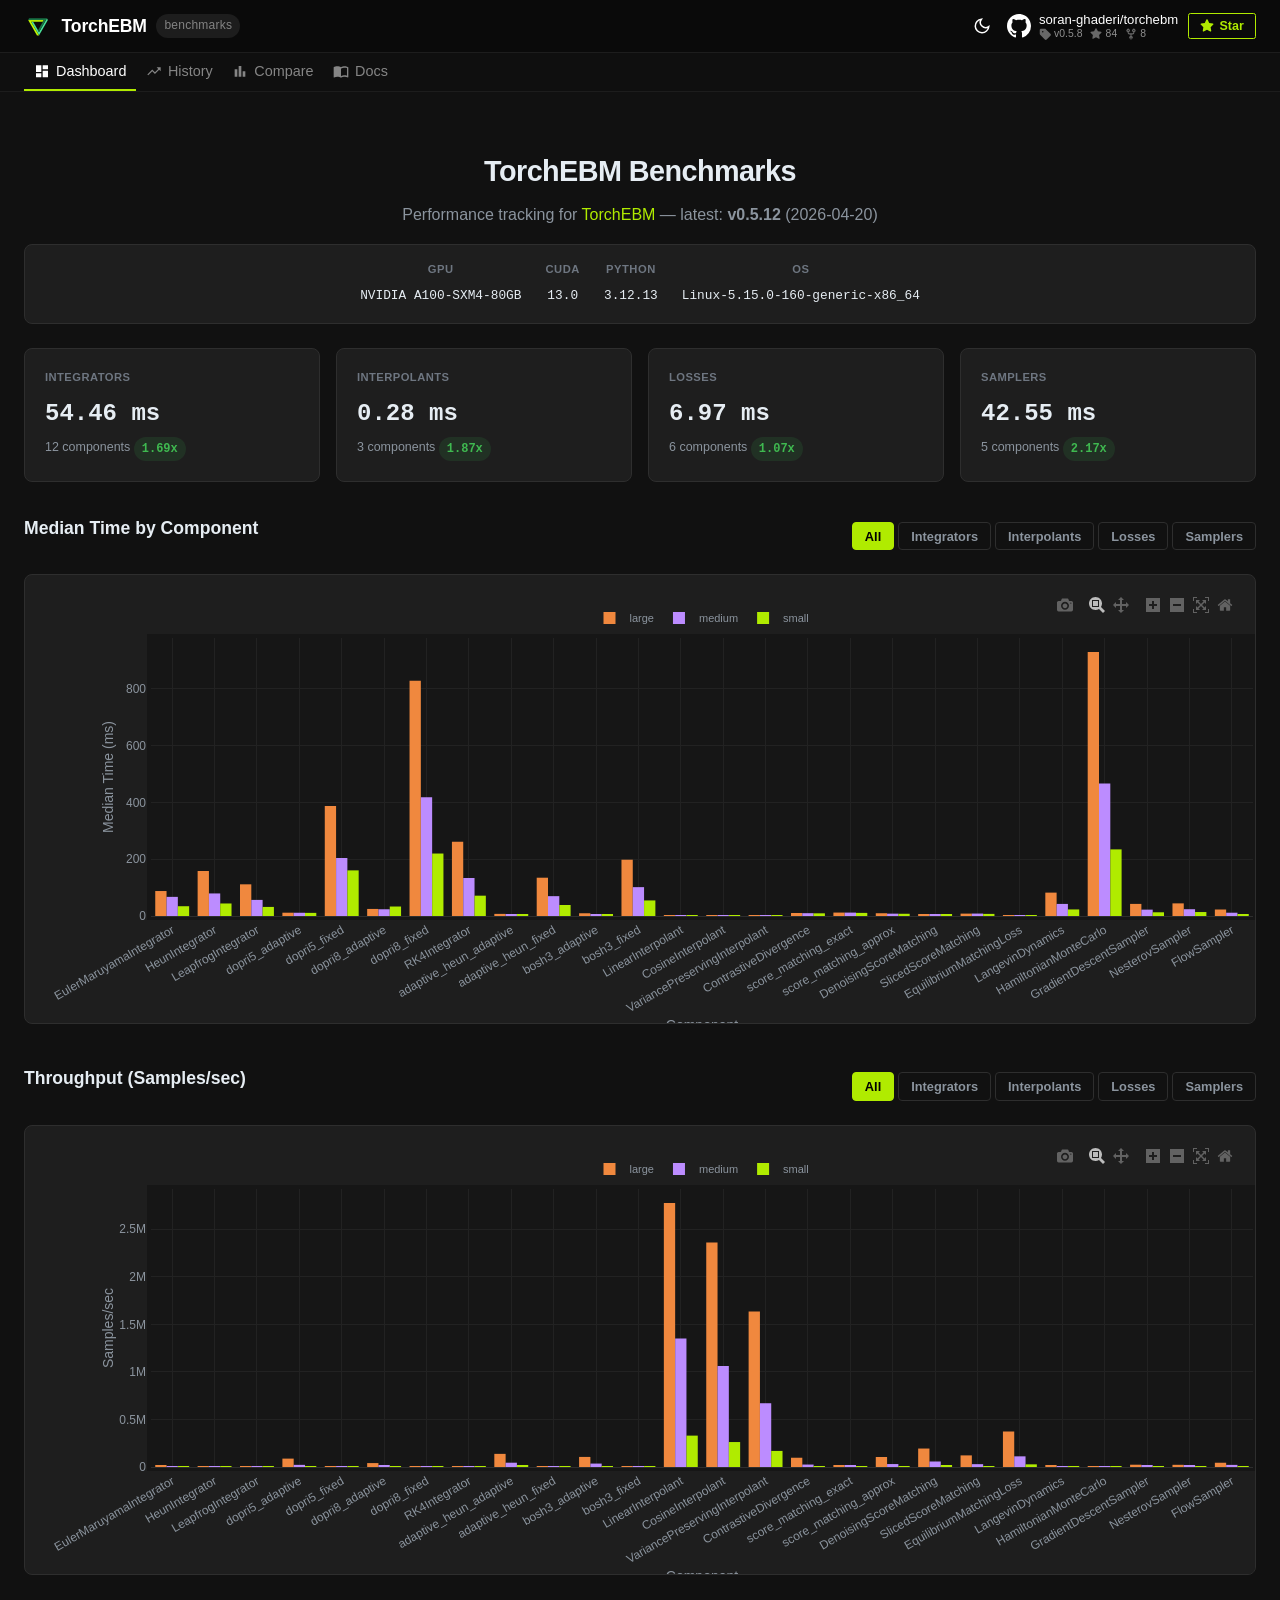
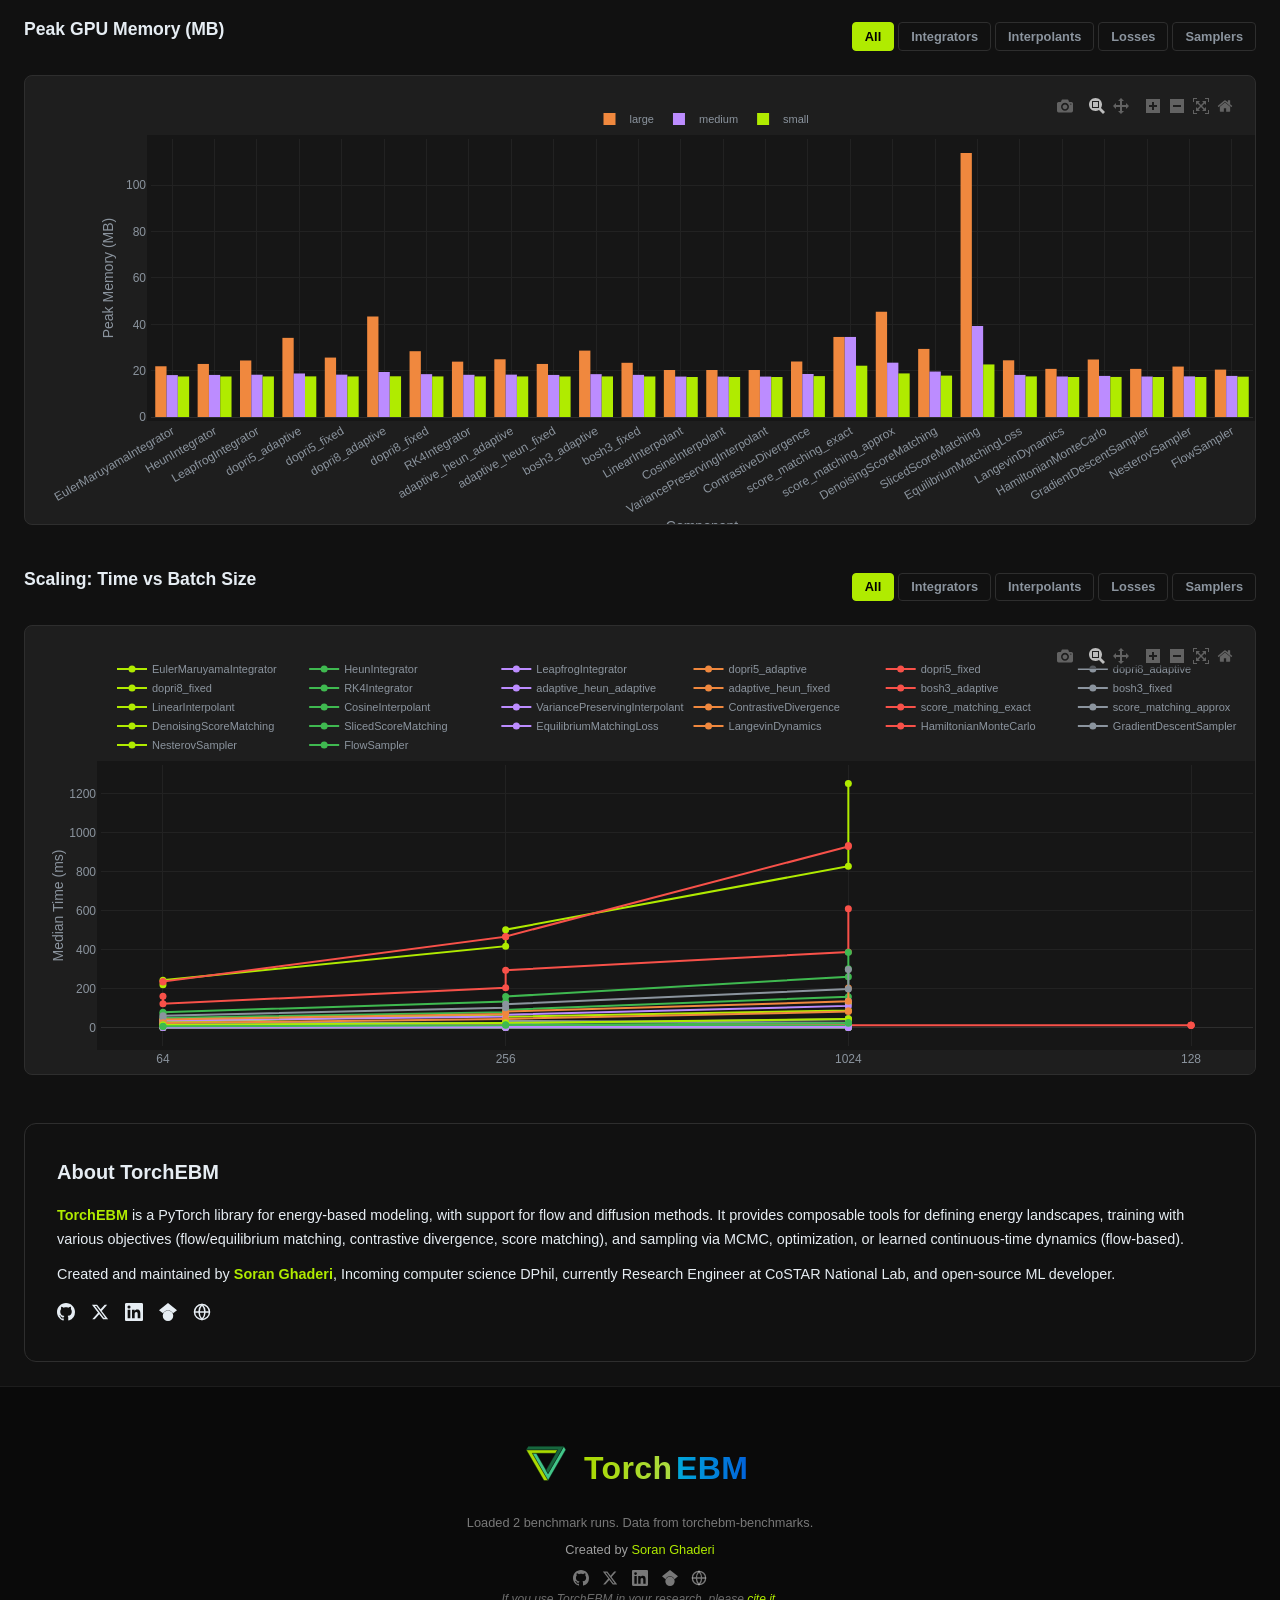
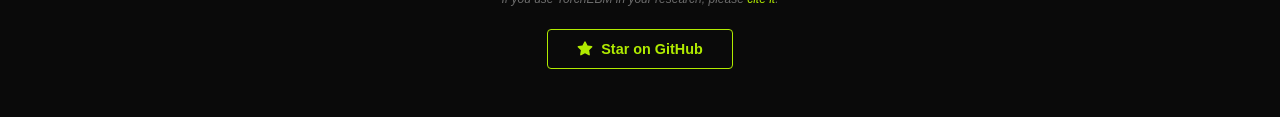
<file: index.html>
<!DOCTYPE html>
<html lang="en" data-theme="dark">
<head>
    <meta charset="UTF-8">
    <meta name="viewport" content="width=device-width, initial-scale=1.0">
    <title>TorchEBM Benchmarks — Performance Dashboard for Energy-Based Models</title>
    <meta name="description" content="Interactive performance benchmarks for TorchEBM, a PyTorch library for Energy-Based Models. Track median time, throughput, GPU memory, and scaling across integrators, samplers, losses, and more.">
    <meta name="keywords" content="TorchEBM, benchmarks, energy-based models, PyTorch, performance, GPU, CUDA, machine learning, deep learning, sampling, MCMC, Langevin dynamics">
    <meta name="author" content="Soran Ghaderi">
    <meta name="robots" content="index, follow">
    <link rel="canonical" href="https://soran-ghaderi.github.io/torchebm-benchmarks/">
    <link rel="icon" type="image/svg+xml" href="assets/penrose_nabla.svg">
    <link rel="icon" type="image/png" sizes="32x32" href="assets/favicon-32.png">
    <link rel="icon" type="image/png" sizes="16x16" href="assets/favicon-16.png">
    <link rel="shortcut icon" href="assets/favicon.ico">

    <!-- Open Graph -->
    <meta property="og:type" content="website">
    <meta property="og:title" content="TorchEBM Benchmarks — Performance Dashboard">
    <meta property="og:description" content="Interactive performance benchmarks for TorchEBM. Track timing, throughput, GPU memory, and scaling across modules and devices.">
    <meta property="og:url" content="https://soran-ghaderi.github.io/torchebm-benchmarks/">
    <meta property="og:site_name" content="TorchEBM Benchmarks">
    <meta property="og:image" content="https://soran-ghaderi.github.io/torchebm-benchmarks/assets/og-image.png">
    <meta property="og:image:width" content="1200">
    <meta property="og:image:height" content="630">
    <meta property="og:image:alt" content="TorchEBM Benchmarks Dashboard">

    <!-- Twitter Card -->
    <meta name="twitter:card" content="summary_large_image">
    <meta name="twitter:title" content="TorchEBM Benchmarks — Performance Dashboard">
    <meta name="twitter:description" content="Interactive performance benchmarks for TorchEBM. Track timing, throughput, GPU memory, and scaling across modules and devices.">
    <meta name="twitter:image" content="https://soran-ghaderi.github.io/torchebm-benchmarks/assets/og-image.png">
    <meta name="twitter:image:alt" content="TorchEBM Benchmarks Dashboard">

    <!-- Structured Data -->
    <script type="application/ld+json">
    {
        "@context": "https://schema.org",
        "@type": "WebApplication",
        "name": "TorchEBM Benchmarks",
        "description": "Interactive performance benchmarks dashboard for TorchEBM, a PyTorch library for Energy-Based Models.",
        "url": "https://soran-ghaderi.github.io/torchebm-benchmarks/",
        "applicationCategory": "DeveloperApplication",
        "operatingSystem": "Any",
        "author": {
            "@type": "Person",
            "name": "Soran Ghaderi",
            "url": "https://github.com/soran-ghaderi"
        },
        "isPartOf": {
            "@type": "SoftwareSourceCode",
            "name": "TorchEBM",
            "url": "https://github.com/soran-ghaderi/torchebm",
            "programmingLanguage": "Python",
            "runtimePlatform": "PyTorch"
        }
    }
    </script>

    <link rel="stylesheet" href="assets/style.css">
    <script src="https://cdn.plot.ly/plotly-2.35.2.min.js" charset="utf-8"></script>
</head>
<body>
    <header class="site-header">
        <div class="header-top">
            <div class="header-top-inner">
                <div class="nav-brand">
                    <a href="https://soran-ghaderi.github.io/torchebm/latest/" target="_blank" rel="noopener" class="nav-logo-link">
                        <img src="assets/penrose_nabla.svg" alt="TorchEBM" class="nav-logo-img">
                    </a>
                    <a href="index.html" class="nav-title">TorchEBM</a>
                    <span class="nav-version">benchmarks</span>
                </div>
                <div class="header-actions">
                    <button class="theme-toggle" id="themeToggle" aria-label="Toggle theme">
                        <svg class="icon-sun" viewBox="0 0 24 24" width="18" height="18" fill="none" stroke="currentColor" stroke-width="2"><circle cx="12" cy="12" r="5"/><path d="M12 1v2M12 21v2M4.22 4.22l1.42 1.42M18.36 18.36l1.42 1.42M1 12h2M21 12h2M4.22 19.78l1.42-1.42M18.36 5.64l1.42-1.42"/></svg>
                        <svg class="icon-moon" viewBox="0 0 24 24" width="18" height="18" fill="none" stroke="currentColor" stroke-width="2"><path d="M21 12.79A9 9 0 1111.21 3 7 7 0 0021 12.79z"/></svg>
                    </button>
                    <a href="https://github.com/soran-ghaderi/torchebm" class="header-github" target="_blank" rel="noopener">
                        <svg viewBox="0 0 16 16" width="24" height="24" fill="currentColor"><path d="M8 0C3.58 0 0 3.58 0 8c0 3.54 2.29 6.53 5.47 7.59.4.07.55-.17.55-.38 0-.19-.01-.82-.01-1.49-2.01.37-2.53-.49-2.69-.94-.09-.23-.48-.94-.82-1.13-.28-.15-.68-.52-.01-.53.63-.01 1.08.58 1.23.82.72 1.21 1.87.87 2.33.66.07-.52.28-.87.51-1.07-1.78-.2-3.64-.89-3.64-3.95 0-.87.31-1.59.82-2.15-.08-.2-.36-1.02.08-2.12 0 0 .67-.21 2.2.82.64-.18 1.32-.27 2-.27.68 0 1.36.09 2 .27 1.53-1.04 2.2-.82 2.2-.82.44 1.1.16 1.92.08 2.12.51.56.82 1.27.82 2.15 0 3.07-1.87 3.75-3.65 3.95.29.25.54.73.54 1.48 0 1.07-.01 1.93-.01 2.2 0 .21.15.46.55.38A8.013 8.013 0 0016 8c0-4.42-3.58-8-8-8z"/></svg>
                        <span class="header-github-text">
                            <span class="header-github-name">soran-ghaderi/torchebm</span>
                            <span class="header-github-meta">
                                <span class="gh-stat"><svg viewBox="0 0 16 16" width="12" height="12" fill="currentColor"><path d="M1 7.775V2.75C1 1.784 1.784 1 2.75 1h5.025c.464 0 .91.184 1.238.513l6.25 6.25a1.75 1.75 0 010 2.474l-5.026 5.026a1.75 1.75 0 01-2.474 0l-6.25-6.25A1.752 1.752 0 011 7.775zM6 5a1 1 0 10-2 0 1 1 0 002 0z"/></svg><span id="ghVersion">v0.5.8</span></span>
                                <span class="gh-stat"><svg viewBox="0 0 16 16" width="12" height="12" fill="currentColor"><path d="M8 .25a.75.75 0 01.673.418l1.882 3.815 4.21.612a.75.75 0 01.416 1.279l-3.046 2.97.719 4.192a.75.75 0 01-1.088.791L8 12.347l-3.766 1.98a.75.75 0 01-1.088-.79l.72-4.194L.818 6.374a.75.75 0 01.416-1.28l4.21-.611L7.327.668A.75.75 0 018 .25z"/></svg><span id="ghStars">84</span></span>
                                <span class="gh-stat"><svg viewBox="0 0 16 16" width="12" height="12" fill="currentColor"><path d="M5 5.372v.878c0 .414.336.75.75.75h4.5a.75.75 0 00.75-.75v-.878a2.25 2.25 0 111.5 0v.878a2.25 2.25 0 01-2.25 2.25h-1.5v2.128a2.251 2.251 0 11-1.5 0V8.5h-1.5A2.25 2.25 0 013.5 6.25v-.878a2.25 2.25 0 111.5 0zM5 3.25a.75.75 0 10-1.5 0 .75.75 0 001.5 0zm6.75.75a.75.75 0 10 0-1.5.75.75 0 000 1.5zM8 12.75a.75.75 0 10 0 1.5.75.75 0 000-1.5z"/></svg><span id="ghForks">8</span></span>
                            </span>
                        </span>
                    </a>
                    <a href="https://github.com/soran-ghaderi/torchebm" class="nav-star" target="_blank" rel="noopener">
                        <svg viewBox="0 0 16 16" width="14" height="14" fill="currentColor"><path d="M8 .25a.75.75 0 01.673.418l1.882 3.815 4.21.612a.75.75 0 01.416 1.279l-3.046 2.97.719 4.192a.75.75 0 01-1.088.791L8 12.347l-3.766 1.98a.75.75 0 01-1.088-.79l.72-4.194L.818 6.374a.75.75 0 01.416-1.28l4.21-.611L7.327.668A.75.75 0 018 .25z"/></svg>
                        Star
                    </a>
                </div>
            </div>
        </div>
        <nav class="header-tabs">
            <div class="header-tabs-inner">
                <a href="index.html" class="tab-link active" aria-current="page">
                    <svg viewBox="0 0 24 24" width="16" height="16" fill="currentColor"><path d="M3 13h8V3H3v10zm0 8h8v-6H3v6zm10 0h8V11h-8v10zm0-18v6h8V3h-8z"/></svg>
                    Dashboard
                </a>
                <a href="history.html" class="tab-link">
                    <svg viewBox="0 0 24 24" width="16" height="16" fill="currentColor"><path d="M16 6l2.29 2.29-4.88 4.88-4-4L2 16.59 3.41 18l6-6 4 4 6.3-6.29L22 12V6z"/></svg>
                    History
                </a>
                <a href="compare.html" class="tab-link">
                    <svg viewBox="0 0 24 24" width="16" height="16" fill="currentColor"><path d="M4 9h4v11H4zm6-5h4v16h-4zm6 8h4v8h-4z"/></svg>
                    Compare
                </a>
                <a href="https://soran-ghaderi.github.io/torchebm/latest/" class="tab-link" target="_blank" rel="noopener">
                    <svg viewBox="0 0 24 24" width="16" height="16" fill="currentColor"><path d="M21 5c-1.11-.35-2.33-.5-3.5-.5-1.95 0-4.05.4-5.5 1.5-1.45-1.1-3.55-1.5-5.5-1.5S2.45 4.9 1 6v14.65c0 .25.25.5.5.5.1 0 .15-.05.25-.05C3.1 20.45 5.05 20 6.5 20c1.95 0 4.05.4 5.5 1.5 1.35-.85 3.8-1.5 5.5-1.5 1.65 0 3.35.3 4.75 1.05.1.05.15.05.25.05.25 0 .5-.25.5-.5V6c-.6-.45-1.25-.75-2-1zm0 13.5c-1.1-.35-2.3-.5-3.5-.5-1.7 0-4.15.65-5.5 1.5V8c1.35-.85 3.8-1.5 5.5-1.5 1.2 0 2.4.15 3.5.5v11.5z"/></svg>
                    Docs
                </a>
            </div>
        </nav>
    </header>

    <main class="container">
        <section class="hero">
            <h1>TorchEBM Benchmarks</h1>
            <p class="hero-sub" id="heroSub">Performance tracking for <a href="https://github.com/soran-ghaderi/torchebm">TorchEBM</a></p>
        </section>

        <div id="loading" class="loading">Loading benchmark data...</div>

        <section class="env-card" id="envCard" style="display:none">
            <div class="env-grid" id="envGrid"></div>
        </section>

        <section class="summary-cards" id="summaryCards"></section>

        <section class="chart-section">
            <div class="section-header">
                <h2>Median Time by Component</h2>
                <div class="module-tabs" id="moduleTabsTime">
                    <button class="tab active" data-module="all">All</button>
                </div>
            </div>
            <div class="chart-container" id="chartMedianTime"></div>
        </section>

        <section class="chart-section">
            <div class="section-header">
                <h2>Throughput (Samples/sec)</h2>
                <div class="module-tabs" id="moduleTabsThroughput">
                    <button class="tab active" data-module="all">All</button>
                </div>
            </div>
            <div class="chart-container" id="chartThroughput"></div>
        </section>

        <section class="chart-section">
            <div class="section-header">
                <h2>Peak GPU Memory (MB)</h2>
                <div class="module-tabs" id="moduleTabsMemory">
                    <button class="tab active" data-module="all">All</button>
                </div>
            </div>
            <div class="chart-container" id="chartMemory"></div>
        </section>

        <section class="chart-section">
            <div class="section-header">
                <h2>Scaling: Time vs Batch Size</h2>
                <div class="module-tabs" id="moduleTabsScaling">
                    <button class="tab active" data-module="all">All</button>
                </div>
            </div>
            <div class="chart-container" id="chartScaling"></div>
        </section>

        <section class="about-section">
            <h2>About TorchEBM</h2>
            <div class="about-content">
                <p>
                    <a href="https://github.com/soran-ghaderi/torchebm" target="_blank" rel="noopener"><strong>TorchEBM</strong></a>
                    is a PyTorch library for energy-based modeling, with support for flow and diffusion methods.
                    It provides composable tools for defining energy landscapes, training with various objectives
                    (flow/equilibrium matching, contrastive divergence, score matching), and sampling via MCMC, optimization, or learned
                    continuous-time dynamics (flow-based).
                </p>
                <p class="about-author">
                    Created and maintained by
                    <a href="https://soran-ghaderi.github.io/" target="_blank" rel="noopener"><strong>Soran Ghaderi</strong></a>, 
                    Incoming computer science DPhil, currently Research Engineer at CoSTAR National Lab, and open-source ML developer.
                </p>
                <div class="about-links">
                    <a href="https://github.com/soran-ghaderi" target="_blank" rel="noopener" aria-label="GitHub" title="GitHub">
                        <svg viewBox="0 0 16 16" width="18" height="18" fill="currentColor"><path d="M8 0C3.58 0 0 3.58 0 8c0 3.54 2.29 6.53 5.47 7.59.4.07.55-.17.55-.38 0-.19-.01-.82-.01-1.49-2.01.37-2.53-.49-2.69-.94-.09-.23-.48-.94-.82-1.13-.28-.15-.68-.52-.01-.53.63-.01 1.08.58 1.23.82.72 1.21 1.87.87 2.33.66.07-.52.28-.87.51-1.07-1.78-.2-3.64-.89-3.64-3.95 0-.87.31-1.59.82-2.15-.08-.2-.36-1.02.08-2.12 0 0 .67-.21 2.2.82.64-.18 1.32-.27 2-.27.68 0 1.36.09 2 .27 1.53-1.04 2.2-.82 2.2-.82.44 1.1.16 1.92.08 2.12.51.56.82 1.27.82 2.15 0 3.07-1.87 3.75-3.65 3.95.29.25.54.73.54 1.48 0 1.07-.01 1.93-.01 2.2 0 .21.15.46.55.38A8.013 8.013 0 0016 8c0-4.42-3.58-8-8-8z"/></svg>
                    </a>
                    <a href="https://twitter.com/soranghadri" target="_blank" rel="noopener" aria-label="X (Twitter)" title="X (Twitter)">
                        <svg viewBox="0 0 24 24" width="18" height="18" fill="currentColor"><path d="M18.244 2.25h3.308l-7.227 8.26 8.502 11.24H16.17l-5.214-6.817L4.99 21.75H1.68l7.73-8.835L1.254 2.25H8.08l4.713 6.231zm-1.161 17.52h1.833L7.084 4.126H5.117z"/></svg>
                    </a>
                    <a href="https://www.linkedin.com/in/soran-ghaderi/" target="_blank" rel="noopener" aria-label="LinkedIn" title="LinkedIn">
                        <svg viewBox="0 0 24 24" width="18" height="18" fill="currentColor"><path d="M20.447 20.452h-3.554v-5.569c0-1.328-.027-3.037-1.852-3.037-1.853 0-2.136 1.445-2.136 2.939v5.667H9.351V9h3.414v1.561h.046c.477-.9 1.637-1.85 3.37-1.85 3.601 0 4.267 2.37 4.267 5.455v6.286zM5.337 7.433a2.062 2.062 0 01-2.063-2.065 2.064 2.064 0 112.063 2.065zm1.782 13.019H3.555V9h3.564v11.452zM22.225 0H1.771C.792 0 0 .774 0 1.729v20.542C0 23.227.792 24 1.771 24h20.451C23.2 24 24 23.227 24 22.271V1.729C24 .774 23.2 0 22.222 0h.003z"/></svg>
                    </a>
                    <a href="https://scholar.google.com/citations?user=-2N2iKcAAAAJ&hl=en" target="_blank" rel="noopener" aria-label="Google Scholar" title="Google Scholar">
                        <svg viewBox="0 0 24 24" width="18" height="18" fill="currentColor"><path d="M5.242 13.769L0 9.5 12 0l12 9.5-5.242 4.269C17.548 11.249 14.978 9.5 12 9.5c-2.977 0-5.548 1.748-6.758 4.269zM12 10a7 7 0 1 0 0 14 7 7 0 0 0 0-14z"/></svg>
                    </a>
                    <a href="https://soran-ghaderi.github.io/" target="_blank" rel="noopener" aria-label="Personal website" title="Personal website">
                        <svg viewBox="0 0 24 24" width="18" height="18" fill="none" stroke="currentColor" stroke-width="2"><circle cx="12" cy="12" r="10"/><path d="M2 12h20M12 2a15.3 15.3 0 014 10 15.3 15.3 0 01-4 10 15.3 15.3 0 01-4-10 15.3 15.3 0 014-10z"/></svg>
                    </a>
                </div>
            </div>
        </section>
    </main>

    <footer class="footer">
        <div class="footer-brand">
            <a href="https://soran-ghaderi.github.io/torchebm/latest/" target="_blank" rel="noopener">
                <img src="assets/logo_with_text.svg" alt="TorchEBM" class="footer-logo">
            </a>
        </div>
        <p id="footerText">Data from <a href="https://github.com/soran-ghaderi/torchebm-benchmarks">torchebm-benchmarks</a>.</p>
        <p class="footer-credit">Created by <a href="https://soran-ghaderi.github.io/" target="_blank" rel="noopener">Soran Ghaderi</a></p>
        <div class="footer-social">
            <a href="https://github.com/soran-ghaderi" target="_blank" rel="noopener" aria-label="GitHub" title="GitHub"><svg viewBox="0 0 16 16" width="16" height="16" fill="currentColor"><path d="M8 0C3.58 0 0 3.58 0 8c0 3.54 2.29 6.53 5.47 7.59.4.07.55-.17.55-.38 0-.19-.01-.82-.01-1.49-2.01.37-2.53-.49-2.69-.94-.09-.23-.48-.94-.82-1.13-.28-.15-.68-.52-.01-.53.63-.01 1.08.58 1.23.82.72 1.21 1.87.87 2.33.66.07-.52.28-.87.51-1.07-1.78-.2-3.64-.89-3.64-3.95 0-.87.31-1.59.82-2.15-.08-.2-.36-1.02.08-2.12 0 0 .67-.21 2.2.82.64-.18 1.32-.27 2-.27.68 0 1.36.09 2 .27 1.53-1.04 2.2-.82 2.2-.82.44 1.1.16 1.92.08 2.12.51.56.82 1.27.82 2.15 0 3.07-1.87 3.75-3.65 3.95.29.25.54.73.54 1.48 0 1.07-.01 1.93-.01 2.2 0 .21.15.46.55.38A8.013 8.013 0 0016 8c0-4.42-3.58-8-8-8z"/></svg></a>
            <a href="https://twitter.com/soranghadri" target="_blank" rel="noopener" aria-label="X (Twitter)" title="X (Twitter)"><svg viewBox="0 0 24 24" width="16" height="16" fill="currentColor"><path d="M18.244 2.25h3.308l-7.227 8.26 8.502 11.24H16.17l-5.214-6.817L4.99 21.75H1.68l7.73-8.835L1.254 2.25H8.08l4.713 6.231zm-1.161 17.52h1.833L7.084 4.126H5.117z"/></svg></a>
            <a href="https://www.linkedin.com/in/soran-ghaderi/" target="_blank" rel="noopener" aria-label="LinkedIn" title="LinkedIn"><svg viewBox="0 0 24 24" width="16" height="16" fill="currentColor"><path d="M20.447 20.452h-3.554v-5.569c0-1.328-.027-3.037-1.852-3.037-1.853 0-2.136 1.445-2.136 2.939v5.667H9.351V9h3.414v1.561h.046c.477-.9 1.637-1.85 3.37-1.85 3.601 0 4.267 2.37 4.267 5.455v6.286zM5.337 7.433a2.062 2.062 0 01-2.063-2.065 2.064 2.064 0 112.063 2.065zm1.782 13.019H3.555V9h3.564v11.452zM22.225 0H1.771C.792 0 0 .774 0 1.729v20.542C0 23.227.792 24 1.771 24h20.451C23.2 24 24 23.227 24 22.271V1.729C24 .774 23.2 0 22.222 0h.003z"/></svg></a>
            <a href="https://scholar.google.com/citations?user=-2N2iKcAAAAJ&amp;hl=en" target="_blank" rel="noopener" aria-label="Google Scholar" title="Google Scholar"><svg viewBox="0 0 24 24" width="16" height="16" fill="currentColor"><path d="M5.242 13.769L0 9.5 12 0l12 9.5-5.242 4.269C17.548 11.249 14.978 9.5 12 9.5c-2.977 0-5.548 1.748-6.758 4.269zM12 10a7 7 0 1 0 0 14 7 7 0 0 0 0-14z"/></svg></a>
            <a href="https://soran-ghaderi.github.io/" target="_blank" rel="noopener" aria-label="Website" title="Website"><svg viewBox="0 0 24 24" width="16" height="16" fill="none" stroke="currentColor" stroke-width="2"><circle cx="12" cy="12" r="10"/><path d="M2 12h20M12 2a15.3 15.3 0 014 10 15.3 15.3 0 01-4 10 15.3 15.3 0 01-4-10 15.3 15.3 0 014-10z"/></svg></a>
        </div>
        <p class="footer-cite">If you use TorchEBM in your research, please <a href="https://github.com/soran-ghaderi/torchebm#citation" target="_blank" rel="noopener">cite it</a>.</p>
        <div class="footer-star">
            <a href="https://github.com/soran-ghaderi/torchebm" class="btn-star" target="_blank" rel="noopener">
                <svg viewBox="0 0 16 16" width="16" height="16" fill="currentColor"><path d="M8 .25a.75.75 0 01.673.418l1.882 3.815 4.21.612a.75.75 0 01.416 1.279l-3.046 2.97.719 4.192a.75.75 0 01-1.088.791L8 12.347l-3.766 1.98a.75.75 0 01-1.088-.79l.72-4.194L.818 6.374a.75.75 0 01.416-1.28l4.21-.611L7.327.668A.75.75 0 018 .25z"/></svg>
                Star on GitHub
            </a>
        </div>
    </footer>

    <noscript><p style="text-align:center;padding:2rem;">This dashboard requires JavaScript to load and display benchmark data.</p></noscript>
    <script src="assets/app.js"></script>
</body>
</html>
</file>
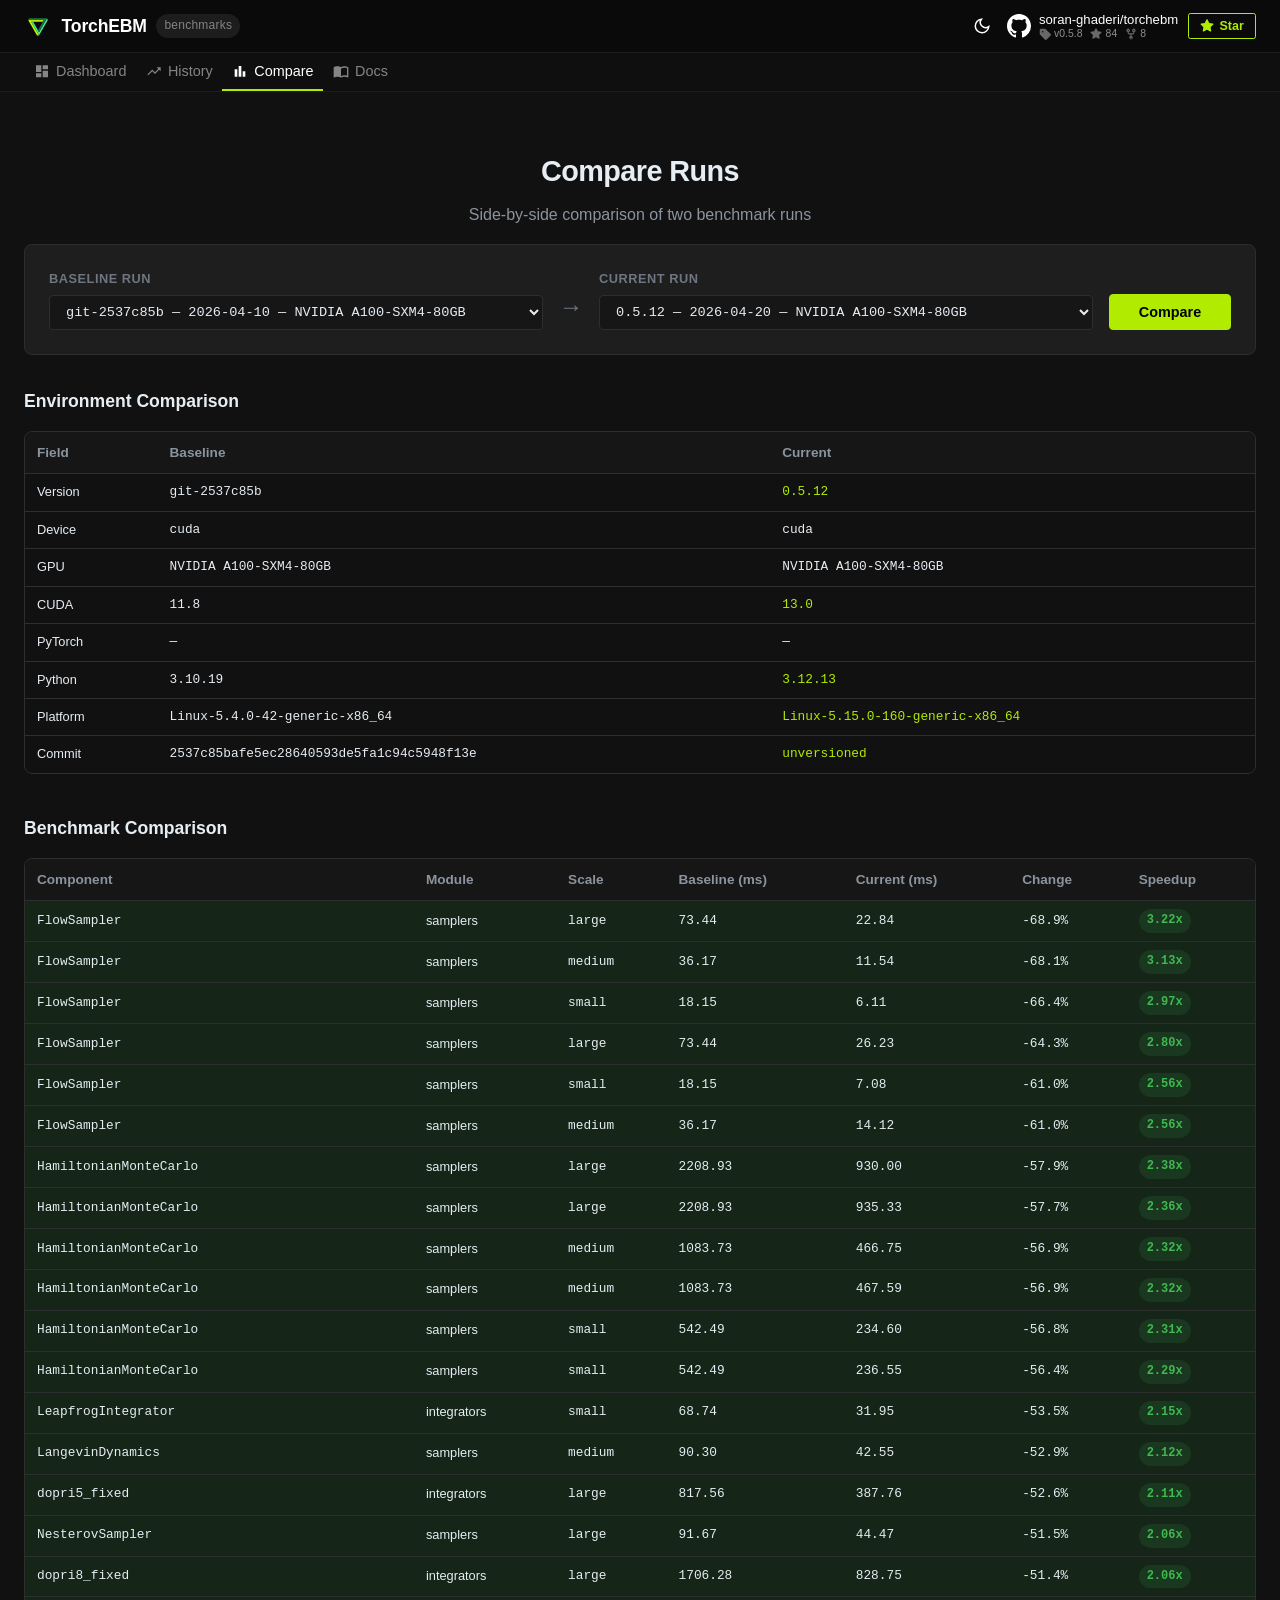
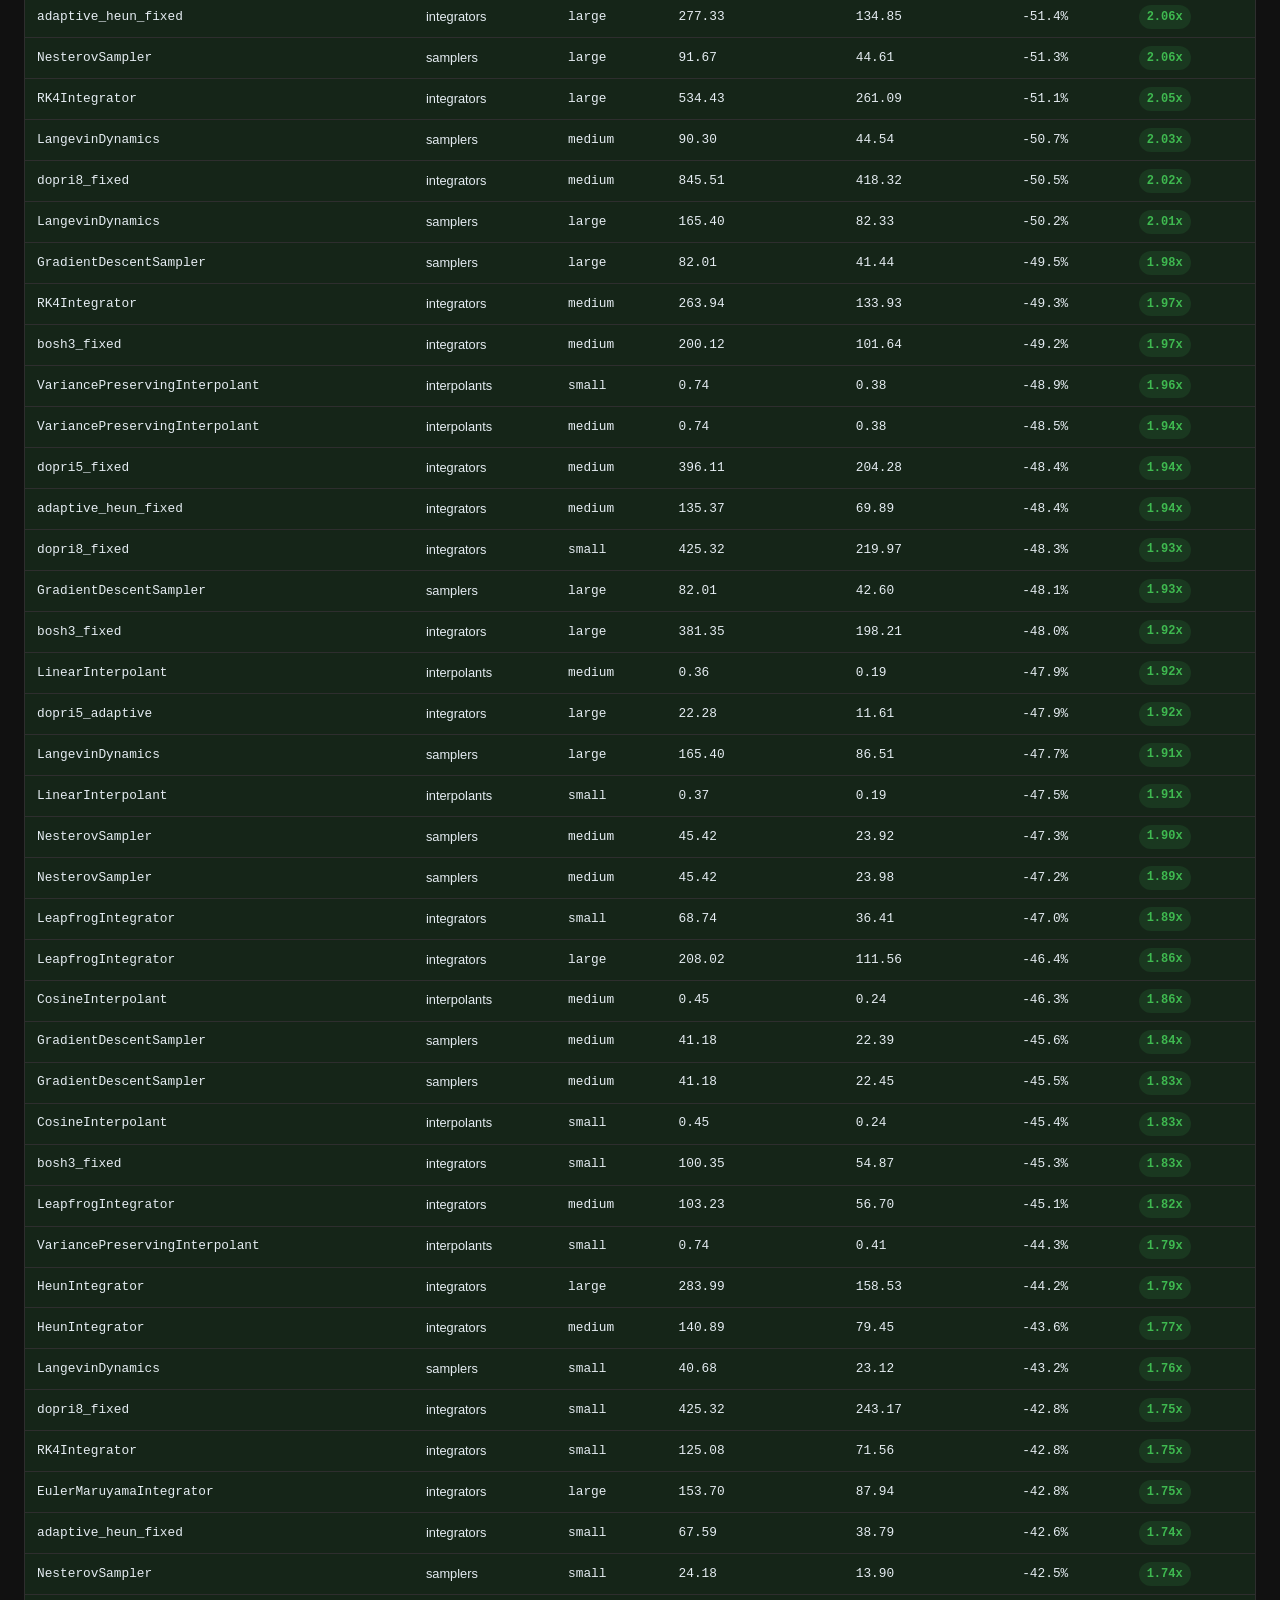
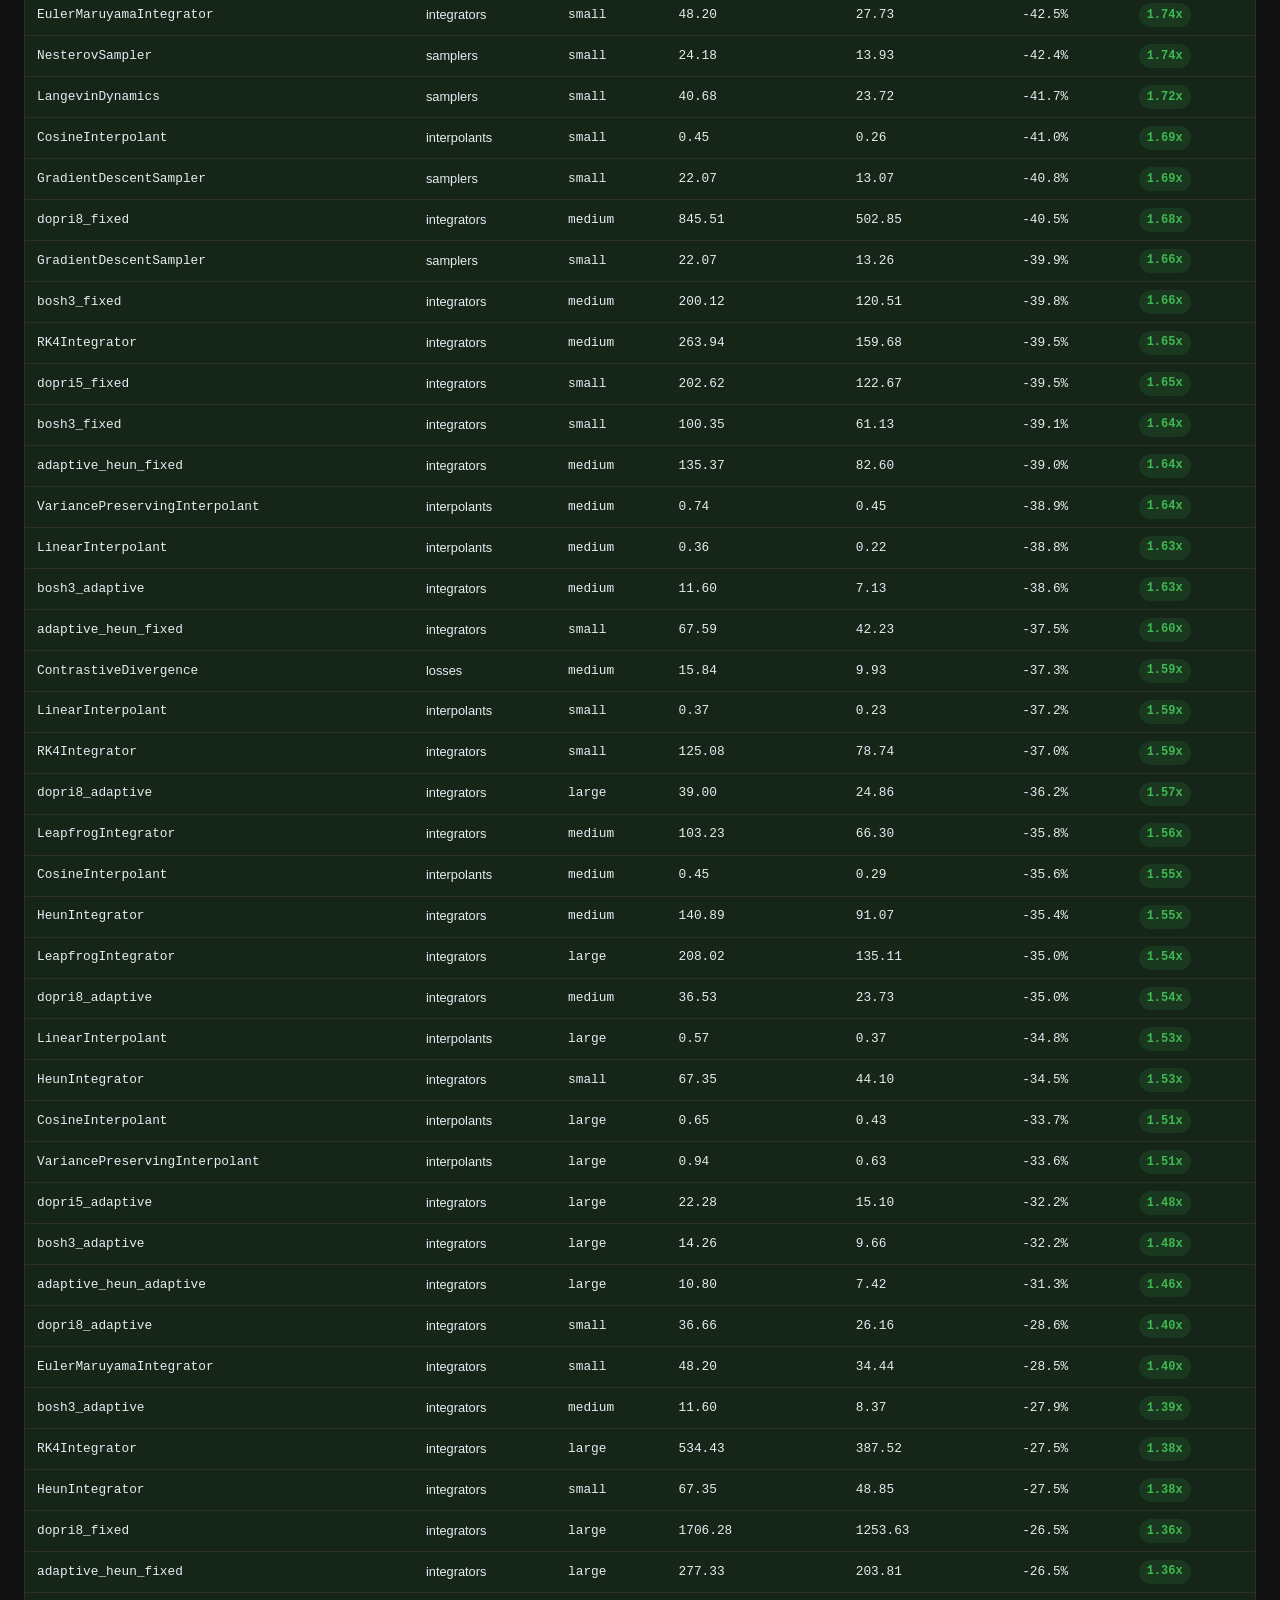
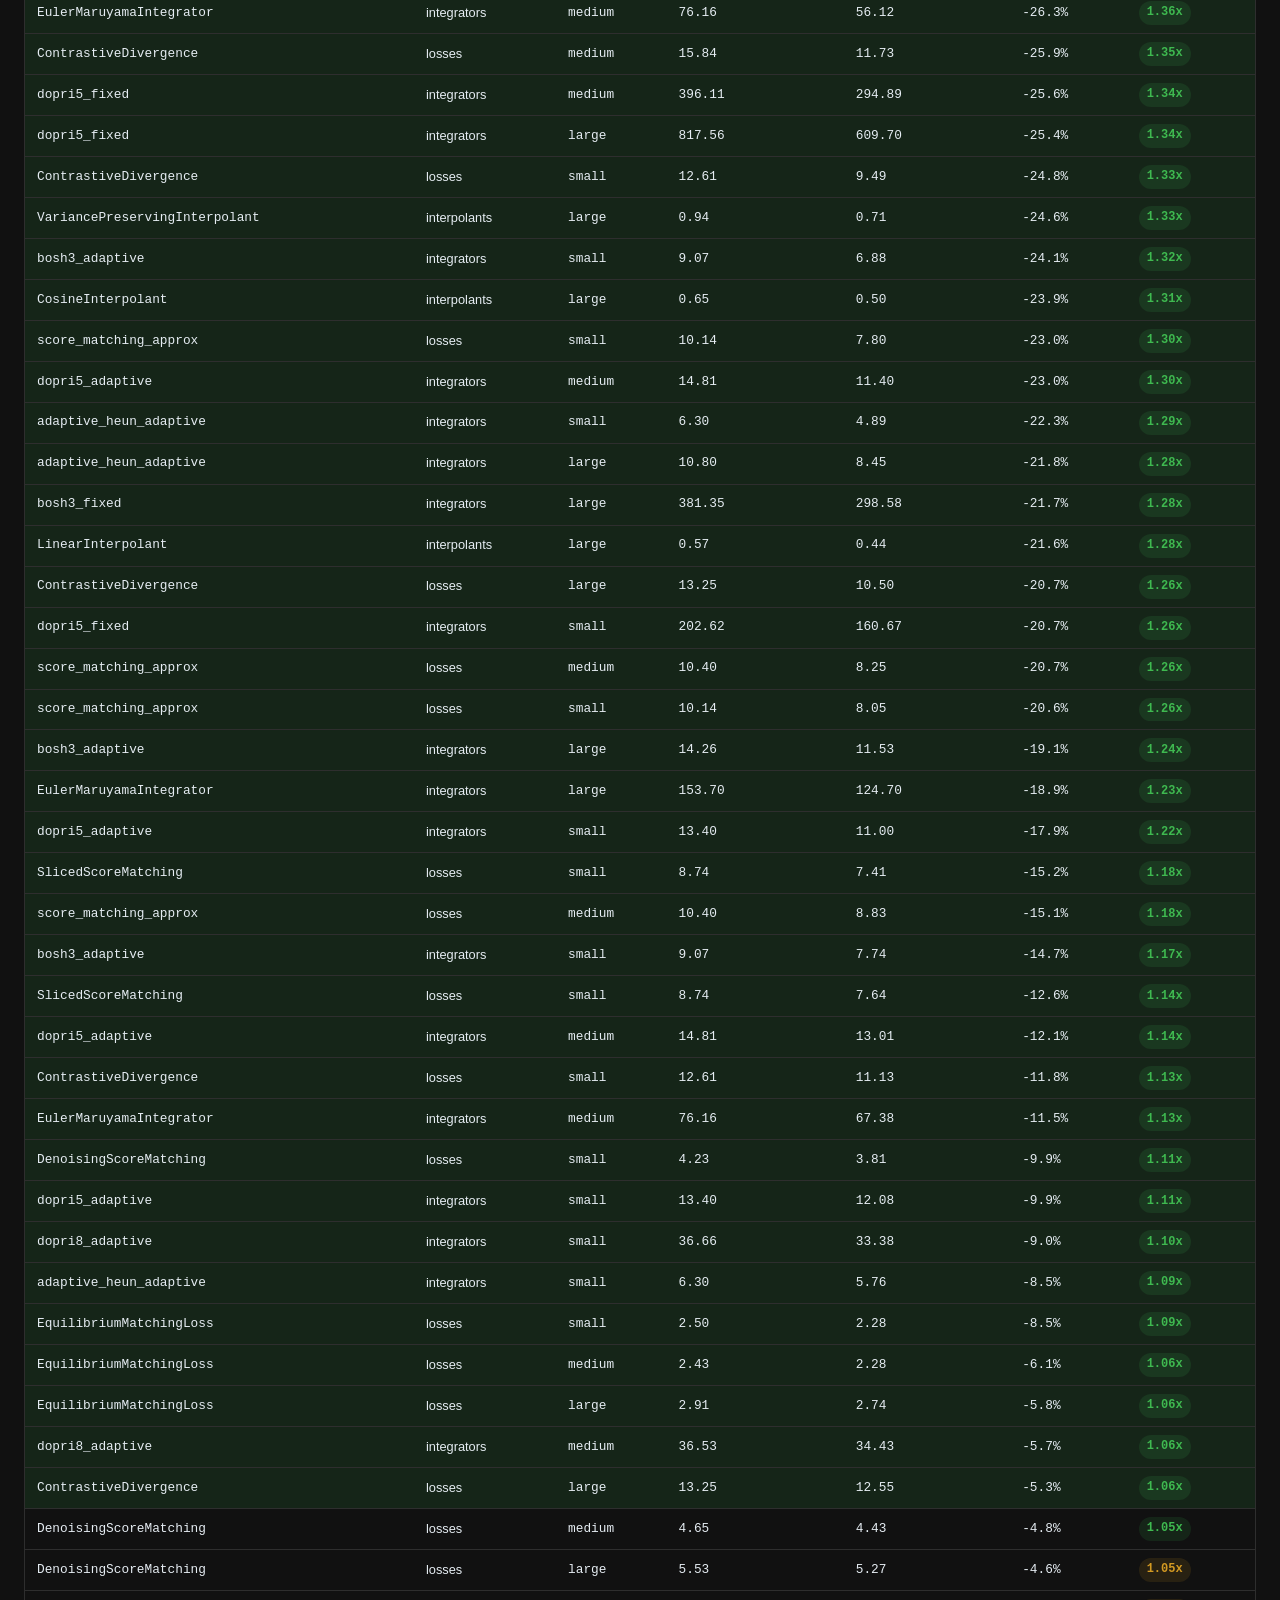
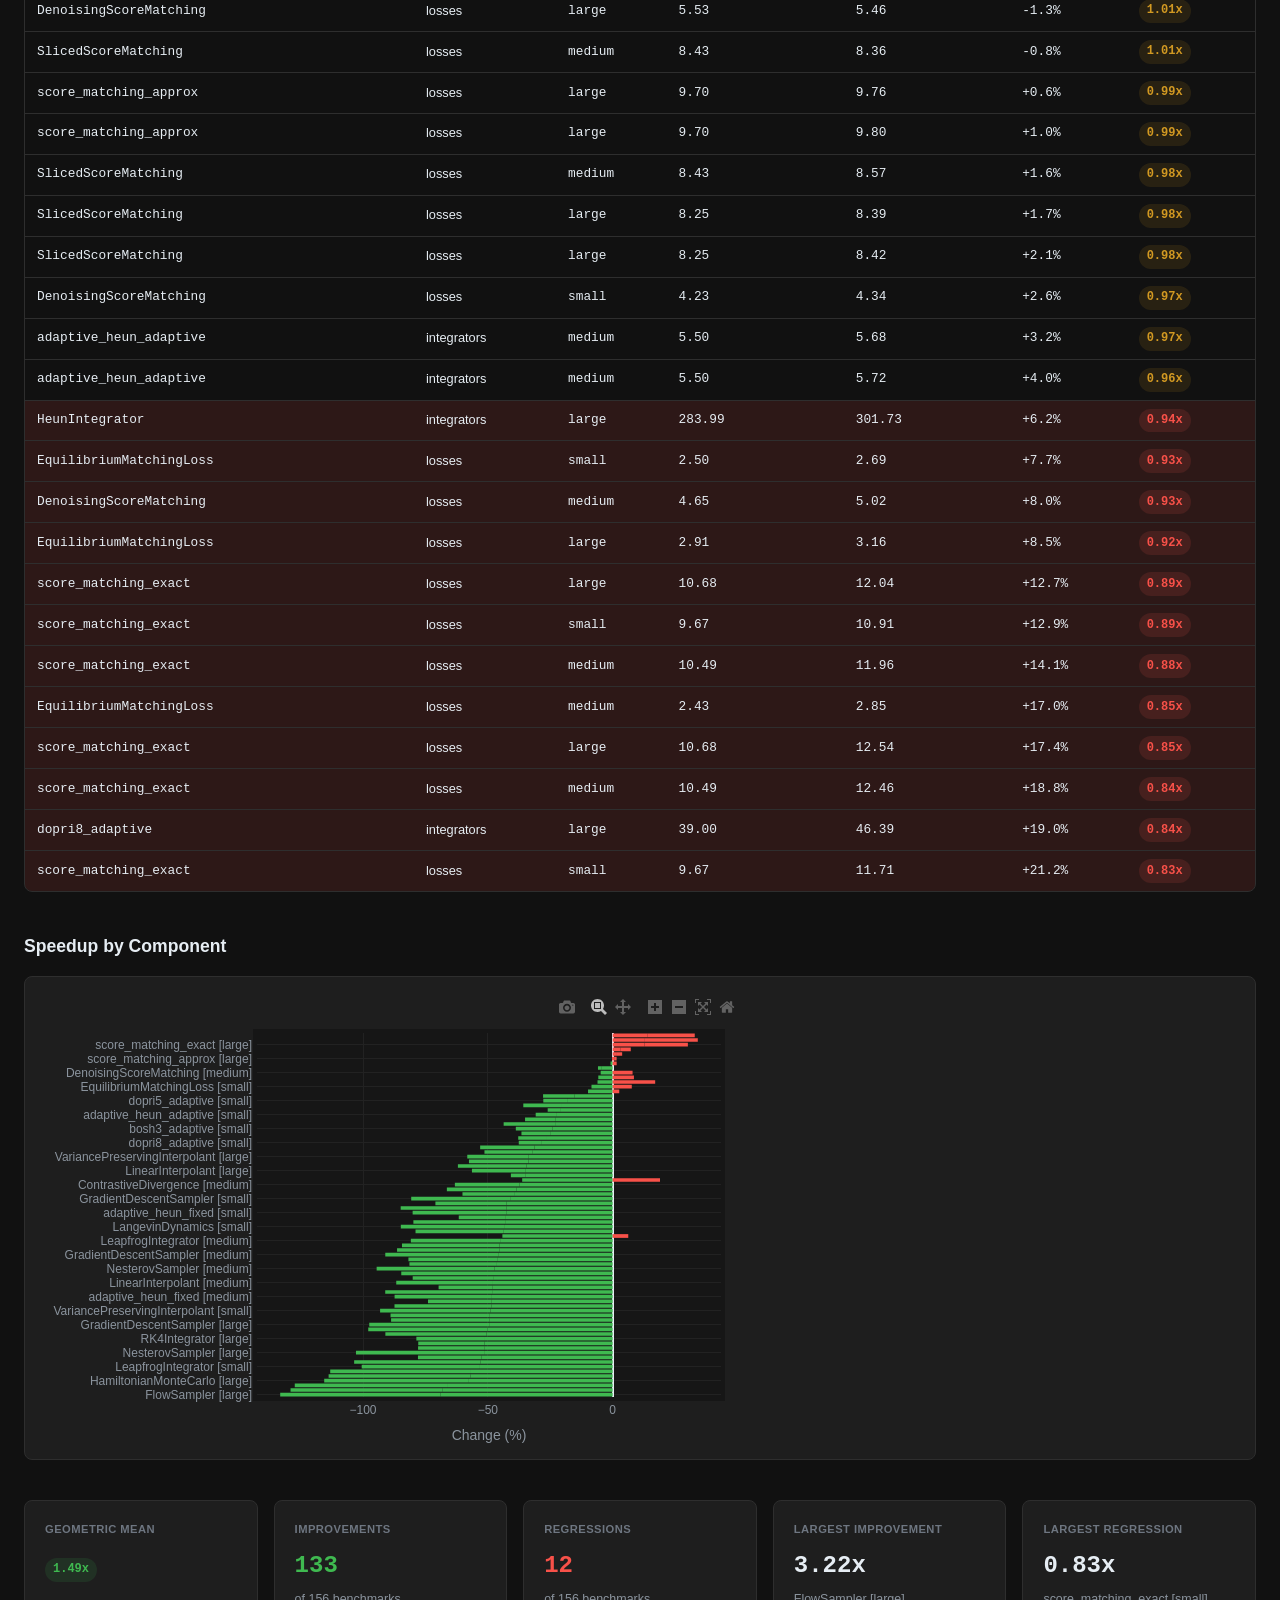
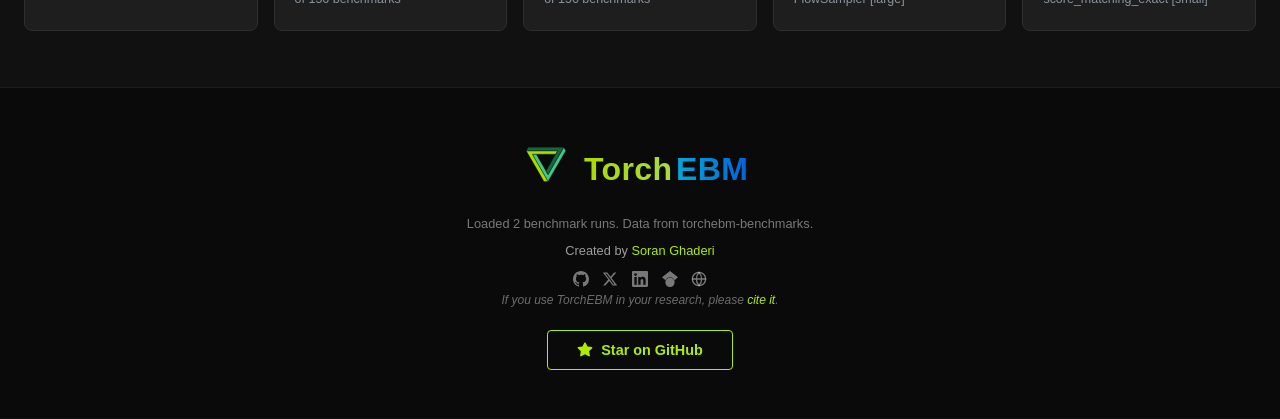
<file: compare.html>
<!DOCTYPE html>
<html lang="en" data-theme="dark">
<head>
    <meta charset="UTF-8">
    <meta name="viewport" content="width=device-width, initial-scale=1.0">
    <title>Compare Benchmark Runs — TorchEBM Benchmarks</title>
    <meta name="description" content="Side-by-side comparison of TorchEBM benchmark runs. Analyze speedups, regressions, and environment differences between any two benchmark results.">
    <meta name="keywords" content="TorchEBM, benchmark comparison, performance regression, speedup analysis, energy-based models, PyTorch">
    <meta name="author" content="Soran Ghaderi">
    <meta name="robots" content="index, follow">
    <link rel="canonical" href="https://soran-ghaderi.github.io/torchebm-benchmarks/compare.html">
    <link rel="icon" type="image/svg+xml" href="assets/penrose_nabla.svg">
    <link rel="icon" type="image/png" sizes="32x32" href="assets/favicon-32.png">
    <link rel="icon" type="image/png" sizes="16x16" href="assets/favicon-16.png">
    <link rel="shortcut icon" href="assets/favicon.ico">

    <!-- Open Graph -->
    <meta property="og:type" content="website">
    <meta property="og:title" content="Compare Benchmark Runs — TorchEBM">
    <meta property="og:description" content="Side-by-side comparison of TorchEBM benchmark runs. Analyze speedups, regressions, and environment differences.">
    <meta property="og:url" content="https://soran-ghaderi.github.io/torchebm-benchmarks/compare.html">
    <meta property="og:site_name" content="TorchEBM Benchmarks">
    <meta property="og:image" content="https://soran-ghaderi.github.io/torchebm-benchmarks/assets/og-image.png">
    <meta property="og:image:width" content="1200">
    <meta property="og:image:height" content="630">

    <!-- Twitter Card -->
    <meta name="twitter:card" content="summary_large_image">
    <meta name="twitter:title" content="Compare Benchmark Runs — TorchEBM">
    <meta name="twitter:description" content="Side-by-side comparison of TorchEBM benchmark runs. Analyze speedups, regressions, and environment differences.">
    <meta name="twitter:image" content="https://soran-ghaderi.github.io/torchebm-benchmarks/assets/og-image.png">

    <link rel="stylesheet" href="assets/style.css">
    <script src="https://cdn.plot.ly/plotly-2.35.2.min.js" charset="utf-8"></script>
</head>
<body>
    <header class="site-header">
        <div class="header-top">
            <div class="header-top-inner">
                <div class="nav-brand">
                    <a href="https://soran-ghaderi.github.io/torchebm/latest/" target="_blank" rel="noopener" class="nav-logo-link">
                        <img src="assets/penrose_nabla.svg" alt="TorchEBM" class="nav-logo-img">
                    </a>
                    <a href="index.html" class="nav-title">TorchEBM</a>
                    <span class="nav-version">benchmarks</span>
                </div>
                <div class="header-actions">
                    <button class="theme-toggle" id="themeToggle" aria-label="Toggle theme">
                        <svg class="icon-sun" viewBox="0 0 24 24" width="18" height="18" fill="none" stroke="currentColor" stroke-width="2"><circle cx="12" cy="12" r="5"/><path d="M12 1v2M12 21v2M4.22 4.22l1.42 1.42M18.36 18.36l1.42 1.42M1 12h2M21 12h2M4.22 19.78l1.42-1.42M18.36 5.64l1.42-1.42"/></svg>
                        <svg class="icon-moon" viewBox="0 0 24 24" width="18" height="18" fill="none" stroke="currentColor" stroke-width="2"><path d="M21 12.79A9 9 0 1111.21 3 7 7 0 0021 12.79z"/></svg>
                    </button>
                    <a href="https://github.com/soran-ghaderi/torchebm" class="header-github" target="_blank" rel="noopener">
                        <svg viewBox="0 0 16 16" width="24" height="24" fill="currentColor"><path d="M8 0C3.58 0 0 3.58 0 8c0 3.54 2.29 6.53 5.47 7.59.4.07.55-.17.55-.38 0-.19-.01-.82-.01-1.49-2.01.37-2.53-.49-2.69-.94-.09-.23-.48-.94-.82-1.13-.28-.15-.68-.52-.01-.53.63-.01 1.08.58 1.23.82.72 1.21 1.87.87 2.33.66.07-.52.28-.87.51-1.07-1.78-.2-3.64-.89-3.64-3.95 0-.87.31-1.59.82-2.15-.08-.2-.36-1.02.08-2.12 0 0 .67-.21 2.2.82.64-.18 1.32-.27 2-.27.68 0 1.36.09 2 .27 1.53-1.04 2.2-.82 2.2-.82.44 1.1.16 1.92.08 2.12.51.56.82 1.27.82 2.15 0 3.07-1.87 3.75-3.65 3.95.29.25.54.73.54 1.48 0 1.07-.01 1.93-.01 2.2 0 .21.15.46.55.38A8.013 8.013 0 0016 8c0-4.42-3.58-8-8-8z"/></svg>
                        <span class="header-github-text">
                            <span class="header-github-name">soran-ghaderi/torchebm</span>
                            <span class="header-github-meta">
                                <span class="gh-stat"><svg viewBox="0 0 16 16" width="12" height="12" fill="currentColor"><path d="M1 7.775V2.75C1 1.784 1.784 1 2.75 1h5.025c.464 0 .91.184 1.238.513l6.25 6.25a1.75 1.75 0 010 2.474l-5.026 5.026a1.75 1.75 0 01-2.474 0l-6.25-6.25A1.752 1.752 0 011 7.775zM6 5a1 1 0 10-2 0 1 1 0 002 0z"/></svg><span id="ghVersion">v0.5.8</span></span>
                                <span class="gh-stat"><svg viewBox="0 0 16 16" width="12" height="12" fill="currentColor"><path d="M8 .25a.75.75 0 01.673.418l1.882 3.815 4.21.612a.75.75 0 01.416 1.279l-3.046 2.97.719 4.192a.75.75 0 01-1.088.791L8 12.347l-3.766 1.98a.75.75 0 01-1.088-.79l.72-4.194L.818 6.374a.75.75 0 01.416-1.28l4.21-.611L7.327.668A.75.75 0 018 .25z"/></svg><span id="ghStars">84</span></span>
                                <span class="gh-stat"><svg viewBox="0 0 16 16" width="12" height="12" fill="currentColor"><path d="M5 5.372v.878c0 .414.336.75.75.75h4.5a.75.75 0 00.75-.75v-.878a2.25 2.25 0 111.5 0v.878a2.25 2.25 0 01-2.25 2.25h-1.5v2.128a2.251 2.251 0 11-1.5 0V8.5h-1.5A2.25 2.25 0 013.5 6.25v-.878a2.25 2.25 0 111.5 0zM5 3.25a.75.75 0 10-1.5 0 .75.75 0 001.5 0zm6.75.75a.75.75 0 10 0-1.5.75.75 0 000 1.5zM8 12.75a.75.75 0 10 0 1.5.75.75 0 000-1.5z"/></svg><span id="ghForks">8</span></span>
                            </span>
                        </span>
                    </a>
                    <a href="https://github.com/soran-ghaderi/torchebm" class="nav-star" target="_blank" rel="noopener">
                        <svg viewBox="0 0 16 16" width="14" height="14" fill="currentColor"><path d="M8 .25a.75.75 0 01.673.418l1.882 3.815 4.21.612a.75.75 0 01.416 1.279l-3.046 2.97.719 4.192a.75.75 0 01-1.088.791L8 12.347l-3.766 1.98a.75.75 0 01-1.088-.79l.72-4.194L.818 6.374a.75.75 0 01.416-1.28l4.21-.611L7.327.668A.75.75 0 018 .25z"/></svg>
                        Star
                    </a>
                </div>
            </div>
        </div>
        <nav class="header-tabs">
            <div class="header-tabs-inner">
                <a href="index.html" class="tab-link">
                    <svg viewBox="0 0 24 24" width="16" height="16" fill="currentColor"><path d="M3 13h8V3H3v10zm0 8h8v-6H3v6zm10 0h8V11h-8v10zm0-18v6h8V3h-8z"/></svg>
                    Dashboard
                </a>
                <a href="history.html" class="tab-link">
                    <svg viewBox="0 0 24 24" width="16" height="16" fill="currentColor"><path d="M16 6l2.29 2.29-4.88 4.88-4-4L2 16.59 3.41 18l6-6 4 4 6.3-6.29L22 12V6z"/></svg>
                    History
                </a>
                <a href="compare.html" class="tab-link active" aria-current="page">
                    <svg viewBox="0 0 24 24" width="16" height="16" fill="currentColor"><path d="M4 9h4v11H4zm6-5h4v16h-4zm6 8h4v8h-4z"/></svg>
                    Compare
                </a>
                <a href="https://soran-ghaderi.github.io/torchebm/latest/" class="tab-link" target="_blank" rel="noopener">
                    <svg viewBox="0 0 24 24" width="16" height="16" fill="currentColor"><path d="M21 5c-1.11-.35-2.33-.5-3.5-.5-1.95 0-4.05.4-5.5 1.5-1.45-1.1-3.55-1.5-5.5-1.5S2.45 4.9 1 6v14.65c0 .25.25.5.5.5.1 0 .15-.05.25-.05C3.1 20.45 5.05 20 6.5 20c1.95 0 4.05.4 5.5 1.5 1.35-.85 3.8-1.5 5.5-1.5 1.65 0 3.35.3 4.75 1.05.1.05.15.05.25.05.25 0 .5-.25.5-.5V6c-.6-.45-1.25-.75-2-1zm0 13.5c-1.1-.35-2.3-.5-3.5-.5-1.7 0-4.15.65-5.5 1.5V8c1.35-.85 3.8-1.5 5.5-1.5 1.2 0 2.4.15 3.5.5v11.5z"/></svg>
                    Docs
                </a>
            </div>
        </nav>
    </header>

    <main class="container">
        <section class="hero">
            <h1>Compare Runs</h1>
            <p class="hero-sub">Side-by-side comparison of two benchmark runs</p>
        </section>

        <div id="loading" class="loading">Loading benchmark data...</div>

        <section class="compare-controls" id="compareControls" style="display:none">
            <div class="select-group">
                <label for="baselineSelect">Baseline Run</label>
                <select id="baselineSelect" class="select"></select>
            </div>
            <div class="compare-arrow">&rarr;</div>
            <div class="select-group">
                <label for="currentSelect">Current Run</label>
                <select id="currentSelect" class="select"></select>
            </div>
            <button class="btn-compare" id="btnCompare">Compare</button>
        </section>

        <section class="chart-section" id="compareEnvSection" style="display:none">
            <h2>Environment Comparison</h2>
            <div class="table-wrapper" id="envDiffTable"></div>
        </section>

        <section class="chart-section" id="compareBenchSection" style="display:none">
            <h2>Benchmark Comparison</h2>
            <div class="table-wrapper" id="benchDiffTable"></div>
        </section>

        <section class="chart-section" id="compareChartSection" style="display:none">
            <h2>Speedup by Component</h2>
            <div class="chart-container" id="chartSpeedup"></div>
        </section>

        <section class="compare-summary" id="compareSummary" style="display:none">
            <div class="summary-grid" id="compareSummaryGrid"></div>
        </section>
    </main>

    <footer class="footer">
        <div class="footer-brand">
            <a href="https://soran-ghaderi.github.io/torchebm/latest/" target="_blank" rel="noopener">
                <img src="assets/logo_with_text.svg" alt="TorchEBM" class="footer-logo">
            </a>
        </div>
        <p id="footerText">Data from <a href="https://github.com/soran-ghaderi/torchebm-benchmarks">torchebm-benchmarks</a>.</p>
        <p class="footer-credit">Created by <a href="https://soran-ghaderi.github.io/" target="_blank" rel="noopener">Soran Ghaderi</a></p>
        <div class="footer-social">
            <a href="https://github.com/soran-ghaderi" target="_blank" rel="noopener" aria-label="GitHub" title="GitHub"><svg viewBox="0 0 16 16" width="16" height="16" fill="currentColor"><path d="M8 0C3.58 0 0 3.58 0 8c0 3.54 2.29 6.53 5.47 7.59.4.07.55-.17.55-.38 0-.19-.01-.82-.01-1.49-2.01.37-2.53-.49-2.69-.94-.09-.23-.48-.94-.82-1.13-.28-.15-.68-.52-.01-.53.63-.01 1.08.58 1.23.82.72 1.21 1.87.87 2.33.66.07-.52.28-.87.51-1.07-1.78-.2-3.64-.89-3.64-3.95 0-.87.31-1.59.82-2.15-.08-.2-.36-1.02.08-2.12 0 0 .67-.21 2.2.82.64-.18 1.32-.27 2-.27.68 0 1.36.09 2 .27 1.53-1.04 2.2-.82 2.2-.82.44 1.1.16 1.92.08 2.12.51.56.82 1.27.82 2.15 0 3.07-1.87 3.75-3.65 3.95.29.25.54.73.54 1.48 0 1.07-.01 1.93-.01 2.2 0 .21.15.46.55.38A8.013 8.013 0 0016 8c0-4.42-3.58-8-8-8z"/></svg></a>
            <a href="https://twitter.com/soranghadri" target="_blank" rel="noopener" aria-label="X (Twitter)" title="X (Twitter)"><svg viewBox="0 0 24 24" width="16" height="16" fill="currentColor"><path d="M18.244 2.25h3.308l-7.227 8.26 8.502 11.24H16.17l-5.214-6.817L4.99 21.75H1.68l7.73-8.835L1.254 2.25H8.08l4.713 6.231zm-1.161 17.52h1.833L7.084 4.126H5.117z"/></svg></a>
            <a href="https://www.linkedin.com/in/soran-ghaderi/" target="_blank" rel="noopener" aria-label="LinkedIn" title="LinkedIn"><svg viewBox="0 0 24 24" width="16" height="16" fill="currentColor"><path d="M20.447 20.452h-3.554v-5.569c0-1.328-.027-3.037-1.852-3.037-1.853 0-2.136 1.445-2.136 2.939v5.667H9.351V9h3.414v1.561h.046c.477-.9 1.637-1.85 3.37-1.85 3.601 0 4.267 2.37 4.267 5.455v6.286zM5.337 7.433a2.062 2.062 0 01-2.063-2.065 2.064 2.064 0 112.063 2.065zm1.782 13.019H3.555V9h3.564v11.452zM22.225 0H1.771C.792 0 0 .774 0 1.729v20.542C0 23.227.792 24 1.771 24h20.451C23.2 24 24 23.227 24 22.271V1.729C24 .774 23.2 0 22.222 0h.003z"/></svg></a>
            <a href="https://scholar.google.com/citations?user=-2N2iKcAAAAJ&amp;hl=en" target="_blank" rel="noopener" aria-label="Google Scholar" title="Google Scholar"><svg viewBox="0 0 24 24" width="16" height="16" fill="currentColor"><path d="M5.242 13.769L0 9.5 12 0l12 9.5-5.242 4.269C17.548 11.249 14.978 9.5 12 9.5c-2.977 0-5.548 1.748-6.758 4.269zM12 10a7 7 0 1 0 0 14 7 7 0 0 0 0-14z"/></svg></a>
            <a href="https://soran-ghaderi.github.io/" target="_blank" rel="noopener" aria-label="Website" title="Website"><svg viewBox="0 0 24 24" width="16" height="16" fill="none" stroke="currentColor" stroke-width="2"><circle cx="12" cy="12" r="10"/><path d="M2 12h20M12 2a15.3 15.3 0 014 10 15.3 15.3 0 01-4 10 15.3 15.3 0 01-4-10 15.3 15.3 0 014-10z"/></svg></a>
        </div>
        <p class="footer-cite">If you use TorchEBM in your research, please <a href="https://github.com/soran-ghaderi/torchebm#citation" target="_blank" rel="noopener">cite it</a>.</p>
        <div class="footer-star">
            <a href="https://github.com/soran-ghaderi/torchebm" class="btn-star" target="_blank" rel="noopener">
                <svg viewBox="0 0 16 16" width="16" height="16" fill="currentColor"><path d="M8 .25a.75.75 0 01.673.418l1.882 3.815 4.21.612a.75.75 0 01.416 1.279l-3.046 2.97.719 4.192a.75.75 0 01-1.088.791L8 12.347l-3.766 1.98a.75.75 0 01-1.088-.79l.72-4.194L.818 6.374a.75.75 0 01.416-1.28l4.21-.611L7.327.668A.75.75 0 018 .25z"/></svg>
                Star on GitHub
            </a>
        </div>
    </footer>

    <noscript><p style="text-align:center;padding:2rem;">This dashboard requires JavaScript to load and display benchmark data.</p></noscript>
    <script src="assets/app.js"></script>
</body>
</html>
</file>
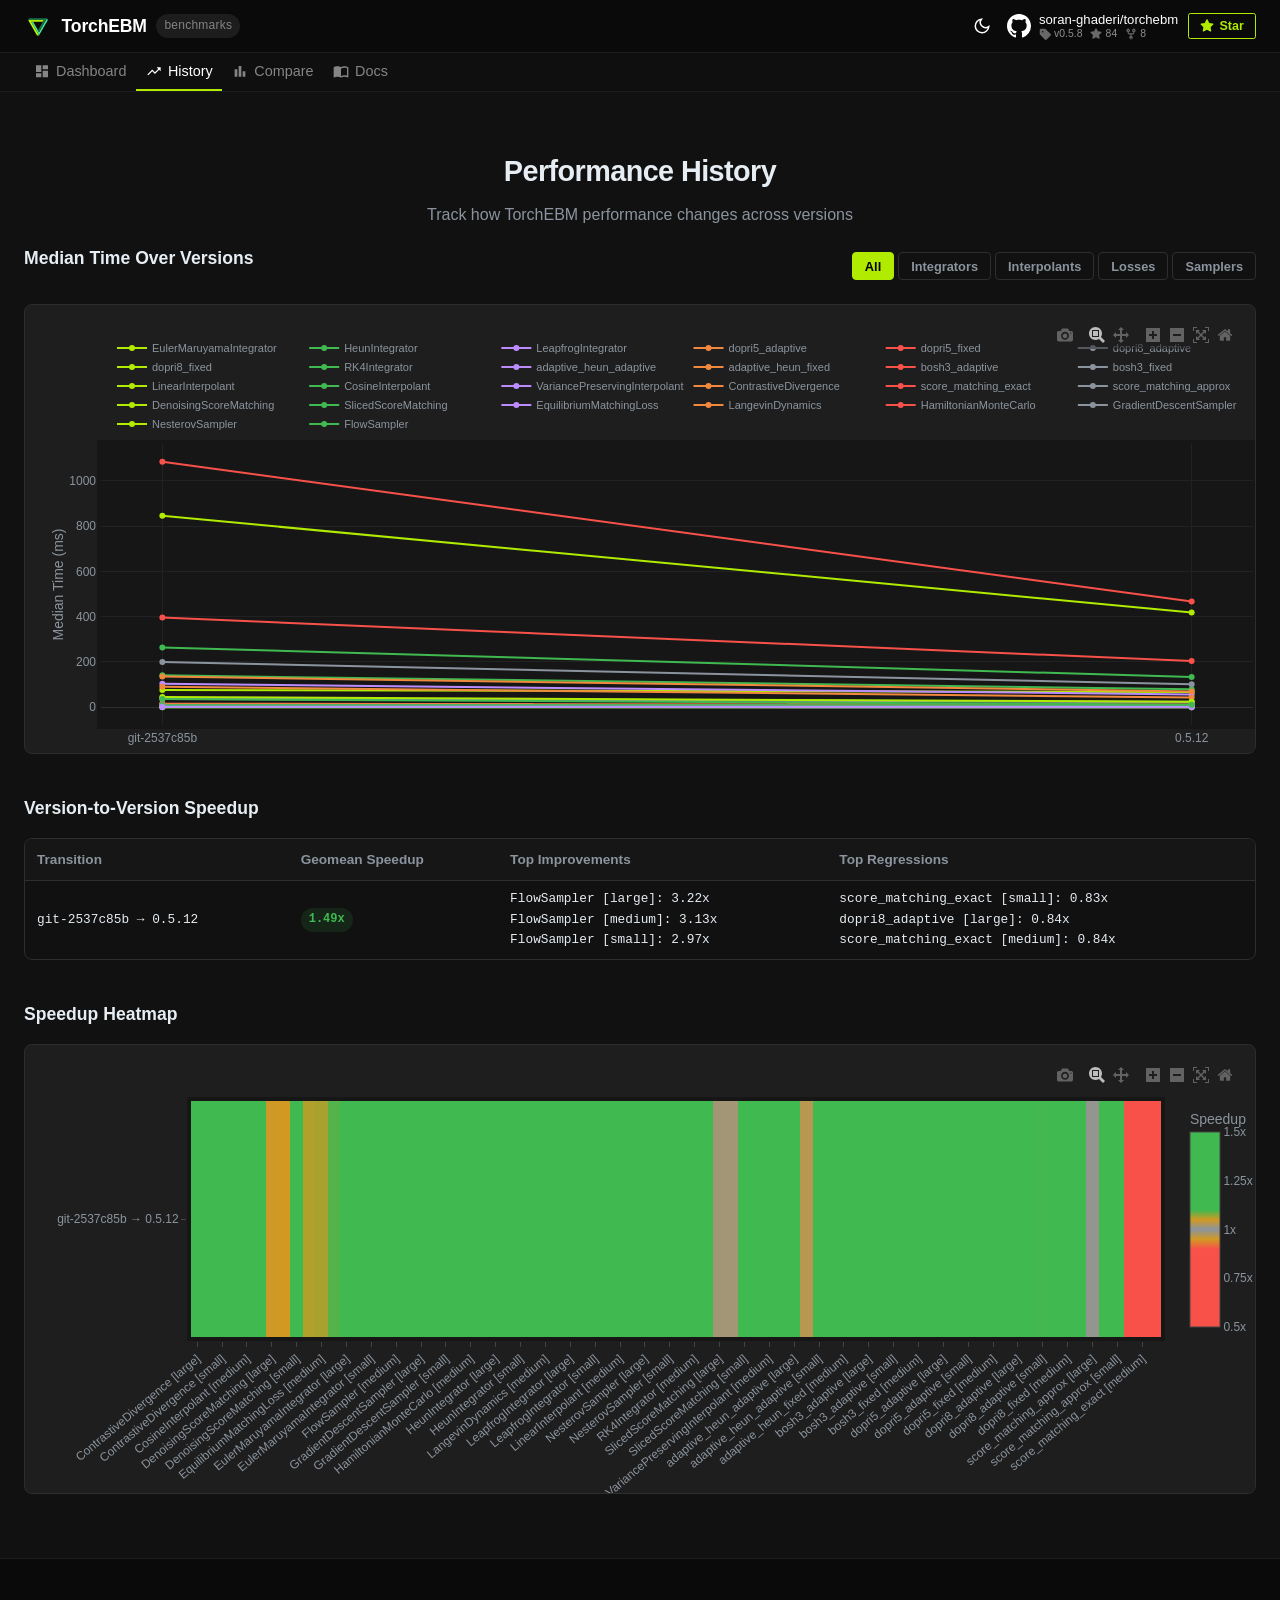
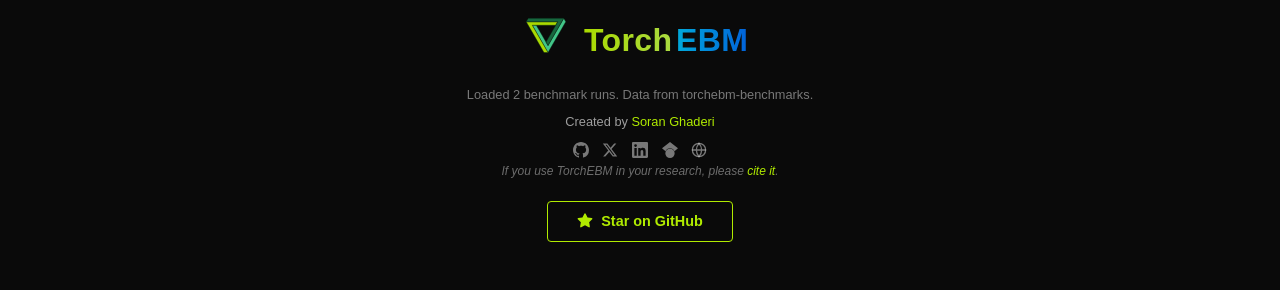
<file: history.html>
<!DOCTYPE html>
<html lang="en" data-theme="dark">
<head>
    <meta charset="UTF-8">
    <meta name="viewport" content="width=device-width, initial-scale=1.0">
    <title>Performance History — TorchEBM Benchmarks</title>
    <meta name="description" content="Historical performance trends for TorchEBM across versions. Track median time improvements, version-to-version speedups, and performance heatmaps.">
    <meta name="keywords" content="TorchEBM, performance history, benchmark trends, version comparison, speedup heatmap, energy-based models, PyTorch">
    <meta name="author" content="Soran Ghaderi">
    <meta name="robots" content="index, follow">
    <link rel="canonical" href="https://soran-ghaderi.github.io/torchebm-benchmarks/history.html">
    <link rel="icon" type="image/svg+xml" href="assets/penrose_nabla.svg">
    <link rel="icon" type="image/png" sizes="32x32" href="assets/favicon-32.png">
    <link rel="icon" type="image/png" sizes="16x16" href="assets/favicon-16.png">
    <link rel="shortcut icon" href="assets/favicon.ico">

    <!-- Open Graph -->
    <meta property="og:type" content="website">
    <meta property="og:title" content="Performance History — TorchEBM Benchmarks">
    <meta property="og:description" content="Historical performance trends for TorchEBM. Track improvements, speedups, and regressions across versions.">
    <meta property="og:url" content="https://soran-ghaderi.github.io/torchebm-benchmarks/history.html">
    <meta property="og:site_name" content="TorchEBM Benchmarks">
    <meta property="og:image" content="https://soran-ghaderi.github.io/torchebm-benchmarks/assets/og-image.png">
    <meta property="og:image:width" content="1200">
    <meta property="og:image:height" content="630">

    <!-- Twitter Card -->
    <meta name="twitter:card" content="summary_large_image">
    <meta name="twitter:title" content="Performance History — TorchEBM Benchmarks">
    <meta name="twitter:description" content="Historical performance trends for TorchEBM. Track improvements, speedups, and regressions across versions.">
    <meta name="twitter:image" content="https://soran-ghaderi.github.io/torchebm-benchmarks/assets/og-image.png">

    <link rel="stylesheet" href="assets/style.css">
    <script src="https://cdn.plot.ly/plotly-2.35.2.min.js" charset="utf-8"></script>
</head>
<body>
    <header class="site-header">
        <div class="header-top">
            <div class="header-top-inner">
                <div class="nav-brand">
                    <a href="https://soran-ghaderi.github.io/torchebm/latest/" target="_blank" rel="noopener" class="nav-logo-link">
                        <img src="assets/penrose_nabla.svg" alt="TorchEBM" class="nav-logo-img">
                    </a>
                    <a href="index.html" class="nav-title">TorchEBM</a>
                    <span class="nav-version">benchmarks</span>
                </div>
                <div class="header-actions">
                    <button class="theme-toggle" id="themeToggle" aria-label="Toggle theme">
                        <svg class="icon-sun" viewBox="0 0 24 24" width="18" height="18" fill="none" stroke="currentColor" stroke-width="2"><circle cx="12" cy="12" r="5"/><path d="M12 1v2M12 21v2M4.22 4.22l1.42 1.42M18.36 18.36l1.42 1.42M1 12h2M21 12h2M4.22 19.78l1.42-1.42M18.36 5.64l1.42-1.42"/></svg>
                        <svg class="icon-moon" viewBox="0 0 24 24" width="18" height="18" fill="none" stroke="currentColor" stroke-width="2"><path d="M21 12.79A9 9 0 1111.21 3 7 7 0 0021 12.79z"/></svg>
                    </button>
                    <a href="https://github.com/soran-ghaderi/torchebm" class="header-github" target="_blank" rel="noopener">
                        <svg viewBox="0 0 16 16" width="24" height="24" fill="currentColor"><path d="M8 0C3.58 0 0 3.58 0 8c0 3.54 2.29 6.53 5.47 7.59.4.07.55-.17.55-.38 0-.19-.01-.82-.01-1.49-2.01.37-2.53-.49-2.69-.94-.09-.23-.48-.94-.82-1.13-.28-.15-.68-.52-.01-.53.63-.01 1.08.58 1.23.82.72 1.21 1.87.87 2.33.66.07-.52.28-.87.51-1.07-1.78-.2-3.64-.89-3.64-3.95 0-.87.31-1.59.82-2.15-.08-.2-.36-1.02.08-2.12 0 0 .67-.21 2.2.82.64-.18 1.32-.27 2-.27.68 0 1.36.09 2 .27 1.53-1.04 2.2-.82 2.2-.82.44 1.1.16 1.92.08 2.12.51.56.82 1.27.82 2.15 0 3.07-1.87 3.75-3.65 3.95.29.25.54.73.54 1.48 0 1.07-.01 1.93-.01 2.2 0 .21.15.46.55.38A8.013 8.013 0 0016 8c0-4.42-3.58-8-8-8z"/></svg>
                        <span class="header-github-text">
                            <span class="header-github-name">soran-ghaderi/torchebm</span>
                            <span class="header-github-meta">
                                <span class="gh-stat"><svg viewBox="0 0 16 16" width="12" height="12" fill="currentColor"><path d="M1 7.775V2.75C1 1.784 1.784 1 2.75 1h5.025c.464 0 .91.184 1.238.513l6.25 6.25a1.75 1.75 0 010 2.474l-5.026 5.026a1.75 1.75 0 01-2.474 0l-6.25-6.25A1.752 1.752 0 011 7.775zM6 5a1 1 0 10-2 0 1 1 0 002 0z"/></svg><span id="ghVersion">v0.5.8</span></span>
                                <span class="gh-stat"><svg viewBox="0 0 16 16" width="12" height="12" fill="currentColor"><path d="M8 .25a.75.75 0 01.673.418l1.882 3.815 4.21.612a.75.75 0 01.416 1.279l-3.046 2.97.719 4.192a.75.75 0 01-1.088.791L8 12.347l-3.766 1.98a.75.75 0 01-1.088-.79l.72-4.194L.818 6.374a.75.75 0 01.416-1.28l4.21-.611L7.327.668A.75.75 0 018 .25z"/></svg><span id="ghStars">84</span></span>
                                <span class="gh-stat"><svg viewBox="0 0 16 16" width="12" height="12" fill="currentColor"><path d="M5 5.372v.878c0 .414.336.75.75.75h4.5a.75.75 0 00.75-.75v-.878a2.25 2.25 0 111.5 0v.878a2.25 2.25 0 01-2.25 2.25h-1.5v2.128a2.251 2.251 0 11-1.5 0V8.5h-1.5A2.25 2.25 0 013.5 6.25v-.878a2.25 2.25 0 111.5 0zM5 3.25a.75.75 0 10-1.5 0 .75.75 0 001.5 0zm6.75.75a.75.75 0 10 0-1.5.75.75 0 000 1.5zM8 12.75a.75.75 0 10 0 1.5.75.75 0 000-1.5z"/></svg><span id="ghForks">8</span></span>
                            </span>
                        </span>
                    </a>
                    <a href="https://github.com/soran-ghaderi/torchebm" class="nav-star" target="_blank" rel="noopener">
                        <svg viewBox="0 0 16 16" width="14" height="14" fill="currentColor"><path d="M8 .25a.75.75 0 01.673.418l1.882 3.815 4.21.612a.75.75 0 01.416 1.279l-3.046 2.97.719 4.192a.75.75 0 01-1.088.791L8 12.347l-3.766 1.98a.75.75 0 01-1.088-.79l.72-4.194L.818 6.374a.75.75 0 01.416-1.28l4.21-.611L7.327.668A.75.75 0 018 .25z"/></svg>
                        Star
                    </a>
                </div>
            </div>
        </div>
        <nav class="header-tabs">
            <div class="header-tabs-inner">
                <a href="index.html" class="tab-link">
                    <svg viewBox="0 0 24 24" width="16" height="16" fill="currentColor"><path d="M3 13h8V3H3v10zm0 8h8v-6H3v6zm10 0h8V11h-8v10zm0-18v6h8V3h-8z"/></svg>
                    Dashboard
                </a>
                <a href="history.html" class="tab-link active" aria-current="page">
                    <svg viewBox="0 0 24 24" width="16" height="16" fill="currentColor"><path d="M16 6l2.29 2.29-4.88 4.88-4-4L2 16.59 3.41 18l6-6 4 4 6.3-6.29L22 12V6z"/></svg>
                    History
                </a>
                <a href="compare.html" class="tab-link">
                    <svg viewBox="0 0 24 24" width="16" height="16" fill="currentColor"><path d="M4 9h4v11H4zm6-5h4v16h-4zm6 8h4v8h-4z"/></svg>
                    Compare
                </a>
                <a href="https://soran-ghaderi.github.io/torchebm/latest/" class="tab-link" target="_blank" rel="noopener">
                    <svg viewBox="0 0 24 24" width="16" height="16" fill="currentColor"><path d="M21 5c-1.11-.35-2.33-.5-3.5-.5-1.95 0-4.05.4-5.5 1.5-1.45-1.1-3.55-1.5-5.5-1.5S2.45 4.9 1 6v14.65c0 .25.25.5.5.5.1 0 .15-.05.25-.05C3.1 20.45 5.05 20 6.5 20c1.95 0 4.05.4 5.5 1.5 1.35-.85 3.8-1.5 5.5-1.5 1.65 0 3.35.3 4.75 1.05.1.05.15.05.25.05.25 0 .5-.25.5-.5V6c-.6-.45-1.25-.75-2-1zm0 13.5c-1.1-.35-2.3-.5-3.5-.5-1.7 0-4.15.65-5.5 1.5V8c1.35-.85 3.8-1.5 5.5-1.5 1.2 0 2.4.15 3.5.5v11.5z"/></svg>
                    Docs
                </a>
            </div>
        </nav>
    </header>

    <main class="container">
        <section class="hero">
            <h1>Performance History</h1>
            <p class="hero-sub">Track how TorchEBM performance changes across versions</p>
        </section>

        <div id="loading" class="loading">Loading benchmark data...</div>

        <section class="chart-section">
            <div class="section-header">
                <h2>Median Time Over Versions</h2>
                <div class="module-tabs" id="moduleTabsHistory">
                    <button class="tab active" data-module="all">All</button>
                </div>
            </div>
            <div class="chart-container" id="chartHistory"></div>
        </section>

        <section class="chart-section">
            <h2>Version-to-Version Speedup</h2>
            <div class="table-wrapper" id="speedupTable"></div>
        </section>

        <section class="chart-section">
            <h2>Speedup Heatmap</h2>
            <div class="chart-container" id="chartHeatmap"></div>
        </section>
    </main>

    <footer class="footer">
        <div class="footer-brand">
            <a href="https://soran-ghaderi.github.io/torchebm/latest/" target="_blank" rel="noopener">
                <img src="assets/logo_with_text.svg" alt="TorchEBM" class="footer-logo">
            </a>
        </div>
        <p id="footerText">Data from <a href="https://github.com/soran-ghaderi/torchebm-benchmarks">torchebm-benchmarks</a>.</p>
        <p class="footer-credit">Created by <a href="https://soran-ghaderi.github.io/" target="_blank" rel="noopener">Soran Ghaderi</a></p>
        <div class="footer-social">
            <a href="https://github.com/soran-ghaderi" target="_blank" rel="noopener" aria-label="GitHub" title="GitHub"><svg viewBox="0 0 16 16" width="16" height="16" fill="currentColor"><path d="M8 0C3.58 0 0 3.58 0 8c0 3.54 2.29 6.53 5.47 7.59.4.07.55-.17.55-.38 0-.19-.01-.82-.01-1.49-2.01.37-2.53-.49-2.69-.94-.09-.23-.48-.94-.82-1.13-.28-.15-.68-.52-.01-.53.63-.01 1.08.58 1.23.82.72 1.21 1.87.87 2.33.66.07-.52.28-.87.51-1.07-1.78-.2-3.64-.89-3.64-3.95 0-.87.31-1.59.82-2.15-.08-.2-.36-1.02.08-2.12 0 0 .67-.21 2.2.82.64-.18 1.32-.27 2-.27.68 0 1.36.09 2 .27 1.53-1.04 2.2-.82 2.2-.82.44 1.1.16 1.92.08 2.12.51.56.82 1.27.82 2.15 0 3.07-1.87 3.75-3.65 3.95.29.25.54.73.54 1.48 0 1.07-.01 1.93-.01 2.2 0 .21.15.46.55.38A8.013 8.013 0 0016 8c0-4.42-3.58-8-8-8z"/></svg></a>
            <a href="https://twitter.com/soranghadri" target="_blank" rel="noopener" aria-label="X (Twitter)" title="X (Twitter)"><svg viewBox="0 0 24 24" width="16" height="16" fill="currentColor"><path d="M18.244 2.25h3.308l-7.227 8.26 8.502 11.24H16.17l-5.214-6.817L4.99 21.75H1.68l7.73-8.835L1.254 2.25H8.08l4.713 6.231zm-1.161 17.52h1.833L7.084 4.126H5.117z"/></svg></a>
            <a href="https://www.linkedin.com/in/soran-ghaderi/" target="_blank" rel="noopener" aria-label="LinkedIn" title="LinkedIn"><svg viewBox="0 0 24 24" width="16" height="16" fill="currentColor"><path d="M20.447 20.452h-3.554v-5.569c0-1.328-.027-3.037-1.852-3.037-1.853 0-2.136 1.445-2.136 2.939v5.667H9.351V9h3.414v1.561h.046c.477-.9 1.637-1.85 3.37-1.85 3.601 0 4.267 2.37 4.267 5.455v6.286zM5.337 7.433a2.062 2.062 0 01-2.063-2.065 2.064 2.064 0 112.063 2.065zm1.782 13.019H3.555V9h3.564v11.452zM22.225 0H1.771C.792 0 0 .774 0 1.729v20.542C0 23.227.792 24 1.771 24h20.451C23.2 24 24 23.227 24 22.271V1.729C24 .774 23.2 0 22.222 0h.003z"/></svg></a>
            <a href="https://scholar.google.com/citations?user=-2N2iKcAAAAJ&amp;hl=en" target="_blank" rel="noopener" aria-label="Google Scholar" title="Google Scholar"><svg viewBox="0 0 24 24" width="16" height="16" fill="currentColor"><path d="M5.242 13.769L0 9.5 12 0l12 9.5-5.242 4.269C17.548 11.249 14.978 9.5 12 9.5c-2.977 0-5.548 1.748-6.758 4.269zM12 10a7 7 0 1 0 0 14 7 7 0 0 0 0-14z"/></svg></a>
            <a href="https://soran-ghaderi.github.io/" target="_blank" rel="noopener" aria-label="Website" title="Website"><svg viewBox="0 0 24 24" width="16" height="16" fill="none" stroke="currentColor" stroke-width="2"><circle cx="12" cy="12" r="10"/><path d="M2 12h20M12 2a15.3 15.3 0 014 10 15.3 15.3 0 01-4 10 15.3 15.3 0 01-4-10 15.3 15.3 0 014-10z"/></svg></a>
        </div>
        <p class="footer-cite">If you use TorchEBM in your research, please <a href="https://github.com/soran-ghaderi/torchebm#citation" target="_blank" rel="noopener">cite it</a>.</p>
        <div class="footer-star">
            <a href="https://github.com/soran-ghaderi/torchebm" class="btn-star" target="_blank" rel="noopener">
                <svg viewBox="0 0 16 16" width="16" height="16" fill="currentColor"><path d="M8 .25a.75.75 0 01.673.418l1.882 3.815 4.21.612a.75.75 0 01.416 1.279l-3.046 2.97.719 4.192a.75.75 0 01-1.088.791L8 12.347l-3.766 1.98a.75.75 0 01-1.088-.79l.72-4.194L.818 6.374a.75.75 0 01.416-1.28l4.21-.611L7.327.668A.75.75 0 018 .25z"/></svg>
                Star on GitHub
            </a>
        </div>
    </footer>

    <noscript><p style="text-align:center;padding:2rem;">This dashboard requires JavaScript to load and display benchmark data.</p></noscript>
    <script src="assets/app.js"></script>
</body>
</html>
</file>
<file: assets/style.css>
/* =========================================================
   TorchEBM Benchmarks — Stylesheet
   ========================================================= */

/* --- CSS Variables / Theming --- */
:root {
    --font-sans: -apple-system, BlinkMacSystemFont, Helvetica, Arial, sans-serif;
    --font-mono: SFMono-Regular, Consolas, Menlo, monospace;
    --radius: 8px;
    --radius-sm: 4px;
    --shadow: 0 2px 8px rgba(0,0,0,0.15);
    --shadow-lg: 0 4px 24px rgba(0,0,0,0.25);
    --transition: 0.2s ease;
    --max-width: 1280px;
}

[data-theme="dark"] {
    --bg-primary: #111111;
    --bg-secondary: #161616;
    --bg-card: #1e1e1e;
    --bg-hover: #2a2a2a;
    --border: #2e2e2e;
    --text-primary: #e6edf3;
    --text-secondary: #8b949e;
    --text-muted: #6e7681;
    --accent: #b0eb00;
    --accent-hover: #c8f530;
    --accent-subtle: rgba(176, 235, 0, 0.12);
    --green: #3fb950;
    --green-bg: rgba(63, 185, 80, 0.12);
    --yellow: #d29922;
    --yellow-bg: rgba(210, 153, 34, 0.12);
    --red: #f85149;
    --red-bg: rgba(248, 81, 73, 0.12);
    --purple: #bc8cff;
    --orange: #f0883e;
    --chart-bg: #161616;
    --chart-grid: #222222;
    --chart-text: #8b949e;
}

[data-theme="light"] {
    --bg-primary: #ffffff;
    --bg-secondary: #f6f8fa;
    --bg-card: #ffffff;
    --bg-hover: #f3f4f6;
    --border: #d0d7de;
    --text-primary: #1a1a1a;
    --text-secondary: #3d4249;
    --text-muted: #636c76;
    --accent: #7cb305;
    --accent-hover: #5a8a00;
    --accent-subtle: rgba(124, 179, 5, 0.10);
    --green: #1a7f37;
    --green-bg: rgba(26, 127, 55, 0.08);
    --yellow: #9a6700;
    --yellow-bg: rgba(154, 103, 0, 0.08);
    --red: #cf222e;
    --red-bg: rgba(207, 34, 46, 0.08);
    --purple: #8250df;
    --orange: #bc4c00;
    --chart-bg: #ffffff;
    --chart-grid: #e1e4e8;
    --chart-text: #656d76;
}

/* --- Reset & Base --- */
*, *::before, *::after { box-sizing: border-box; margin: 0; padding: 0; }

html { font-size: 16px; scroll-behavior: smooth; }

body {
    font-family: var(--font-sans);
    font-weight: 400;
    background: var(--bg-primary);
    color: var(--text-primary);
    line-height: 1.6;
    min-height: 100vh;
    display: flex;
    flex-direction: column;
    -webkit-font-smoothing: antialiased;
    -moz-osx-font-smoothing: grayscale;
}

a { color: var(--accent); text-decoration: none; transition: color var(--transition); }
a:hover { color: var(--accent-hover); }

/* --- Site Header (two-row, matches TorchEBM official) --- */
.site-header {
    position: sticky;
    top: 0;
    z-index: 100;
    backdrop-filter: blur(12px);
    color: #fff;
}

/* Top row: brand + actions */
.header-top {
    background: #0a0a0a;
    border-bottom: 1px solid rgba(255,255,255,0.08);
}

.header-top-inner {
    max-width: var(--max-width);
    margin: 0 auto;
    display: flex;
    align-items: center;
    justify-content: space-between;
    padding: 0 1.5rem;
    height: 52px;
}

.nav-brand {
    display: flex;
    align-items: center;
    gap: 0.6rem;
}

.nav-logo-link {
    display: flex;
    align-items: center;
}

.nav-logo-img {
    display: block;
    width: 28px;
    height: 28px;
}

.nav-title {
    font-weight: 700;
    font-size: 1.1rem;
    color: #fff;
    letter-spacing: -0.01em;
}

.nav-version {
    font-size: 0.75rem;
    font-weight: 500;
    color: rgba(255,255,255,0.45);
    background: rgba(255,255,255,0.08);
    padding: 0.15rem 0.5rem;
    border-radius: 999px;
    letter-spacing: 0.02em;
}

.header-actions {
    display: flex;
    align-items: center;
    gap: 0.6rem;
}

.header-github {
    display: flex;
    align-items: center;
    gap: 0.5rem;
    color: #fff;
    font-size: 0.82rem;
    transition: opacity .25s;
    text-decoration: none;
}

.header-github:hover { opacity: 0.7; }

.header-github-text {
    display: flex;
    flex-direction: column;
    line-height: 1.2;
}

.header-github-name {
    font-weight: 500;
}

.header-github-meta {
    font-size: 0.65rem;
    color: rgba(255,255,255,0.55);
    display: flex;
    gap: 0.5rem;
    align-items: center;
}

.gh-stat {
    display: inline-flex;
    align-items: center;
    gap: 0.2rem;
}

.gh-stat svg {
    opacity: 0.7;
}

.theme-toggle {
    background: none;
    border: none;
    border-radius: var(--radius-sm);
    padding: 0.4rem;
    cursor: pointer;
    color: #fff;
    display: flex;
    align-items: center;
    justify-content: center;
    transition: opacity .25s;
}

.theme-toggle:hover { opacity: 0.7; }

[data-theme="dark"] .icon-sun { display: none; }
[data-theme="light"] .icon-moon { display: none; }

/* Navbar star button */
.nav-star {
    display: inline-flex;
    align-items: center;
    gap: 0.35rem;
    padding: .3em .9em;
    background: transparent;
    color: #b0eb00;
    border: .1rem solid #b0eb00;
    border-radius: 0.15rem;
    font-weight: 700;
    font-size: 0.78rem;
    line-height: 1.3;
    text-decoration: none;
    transition: color 125ms, background-color 125ms, border-color 125ms;
}

.nav-star:hover {
    background: #b0eb00;
    border-color: #b0eb00;
    color: #000;
}

/* Bottom row: navigation tabs */
.header-tabs {
    background: #0f0f0f;
    border-bottom: 1px solid rgba(255,255,255,0.06);
    color: #fff;
}

.header-tabs-inner {
    max-width: var(--max-width);
    margin: 0 auto;
    display: flex;
    align-items: center;
    gap: 0;
    padding: 0 1.5rem;
    overflow-x: auto;
    scrollbar-width: none;
}

.header-tabs-inner::-webkit-scrollbar { display: none; }

.tab-link svg {
    fill: currentcolor;
    height: 1.3em;
}

.tab-link {
    display: flex;
    align-items: center;
    gap: 0.4rem;
    padding: 0 0.6rem;
    height: 2.4rem;
    color: rgba(255,255,255,0.7);
    font-size: 0.9rem;
    font-weight: 400;
    text-decoration: none;
    border-bottom: 2px solid transparent;
    opacity: 0.7;
    transition: transform .4s cubic-bezier(.1,.7,.1,1), opacity .25s;
    white-space: nowrap;
}

.tab-link:hover {
    color: #fff;
    opacity: 1;
}

.tab-link.active {
    color: #fff;
    opacity: 1;
    border-bottom-color: var(--accent);
}

/* --- Container --- */
.container {
    max-width: var(--max-width);
    margin: 0 auto;
    padding: 1.5rem;
    flex: 1;
    width: 100%;
}

/* --- Hero --- */
.hero {
    padding: 2rem 0 1rem;
    text-align: center;
}

.hero h1 {
    font-size: 1.8rem;
    font-weight: 700;
    letter-spacing: -0.02em;
    margin-bottom: 0.5rem;
}

.hero-sub {
    color: var(--text-secondary);
    font-size: 1rem;
    font-weight: 400;
}

/* --- Environment Card --- */
.env-card {
    background: var(--bg-card);
    border: 1px solid var(--border);
    border-radius: var(--radius);
    padding: 1rem 1.5rem;
    margin-bottom: 1.5rem;
}

.env-grid {
    display: flex;
    flex-wrap: wrap;
    gap: 1.5rem;
    justify-content: center;
}

.env-item { text-align: center; }

.env-label {
    display: block;
    font-size: 0.7rem;
    font-weight: 700;
    text-transform: uppercase;
    letter-spacing: 0.05em;
    color: var(--text-muted);
    margin-bottom: 0.15rem;
}

.env-value {
    font-family: var(--font-mono);
    font-size: 0.8rem;
    color: var(--text-primary);
}

/* --- Summary Cards --- */
.summary-cards {
    display: grid;
    grid-template-columns: repeat(auto-fit, minmax(220px, 1fr));
    gap: 1rem;
    margin-bottom: 2rem;
}

.summary-card {
    background: var(--bg-card);
    border: 1px solid var(--border);
    border-radius: var(--radius);
    padding: 1.25rem;
    transition: border-color var(--transition);
}

.summary-card:hover { border-color: var(--accent); }

.summary-card-title {
    font-size: 0.7rem;
    font-weight: 700;
    text-transform: uppercase;
    letter-spacing: 0.04em;
    color: var(--text-muted);
    margin-bottom: 0.5rem;
}

.summary-card-value {
    font-size: 1.5rem;
    font-weight: 700;
    font-family: var(--font-mono);
    color: var(--text-primary);
}

.summary-card-detail {
    font-size: 0.78rem;
    color: var(--text-secondary);
    margin-top: 0.25rem;
}

.badge {
    display: inline-block;
    padding: 0.15rem 0.5rem;
    border-radius: 999px;
    font-size: 0.75rem;
    font-weight: 600;
    font-family: var(--font-mono);
}

.badge-green { background: var(--green-bg); color: var(--green); }
.badge-yellow { background: var(--yellow-bg); color: var(--yellow); }
.badge-red { background: var(--red-bg); color: var(--red); }
.badge-neutral { background: var(--bg-hover); color: var(--text-secondary); }

/* --- Chart Sections --- */
.chart-section {
    margin-bottom: 2.5rem;
}

.chart-section h2 {
    font-size: 1.1rem;
    font-weight: 700;
    margin-bottom: 1rem;
}

.section-header {
    display: flex;
    align-items: center;
    justify-content: space-between;
    flex-wrap: wrap;
    gap: 0.75rem;
    margin-bottom: 1rem;
}

.chart-container {
    background: var(--bg-card);
    border: 1px solid var(--border);
    border-radius: var(--radius);
    padding: 1rem;
    min-height: 450px;
    overflow: hidden;
}

/* --- Module Tabs --- */
.module-tabs {
    display: flex;
    gap: 0.25rem;
    flex-wrap: wrap;
}

.tab {
    padding: .35rem .75rem;
    border: .1rem solid var(--border);
    border-radius: 0.25rem;
    background: transparent;
    color: var(--text-secondary);
    font-size: 0.8rem;
    font-weight: 700;
    cursor: pointer;
    transition: color 125ms, background-color 125ms, border-color 125ms;
    text-transform: capitalize;
}

.tab:hover { color: var(--text-primary); border-color: var(--accent); }
.tab.active { background: var(--accent); color: #000; border-color: var(--accent); }

/* --- Tables --- */
.table-wrapper {
    overflow-x: auto;
    border: 1px solid var(--border);
    border-radius: var(--radius);
}

table {
    width: 100%;
    border-collapse: collapse;
    font-size: 0.85rem;
}

th {
    background: var(--bg-secondary);
    font-weight: 600;
    text-align: left;
    padding: 0.6rem 0.75rem;
    border-bottom: 1px solid var(--border);
    color: var(--text-secondary);
    cursor: pointer;
    user-select: none;
    white-space: nowrap;
}

th:hover { color: var(--text-primary); }

td {
    padding: 0.5rem 0.75rem;
    border-bottom: 1px solid var(--border);
    font-family: var(--font-mono);
    font-size: 0.8rem;
}

tr:last-child td { border-bottom: none; }

tr:hover { background: var(--bg-hover); }

tr.row-improved { background: var(--green-bg); }
tr.row-regression { background: var(--red-bg); }

.sort-arrow { font-size: 0.65rem; margin-left: 0.25rem; opacity: 0.5; }
.sort-arrow.active { opacity: 1; }

/* --- Compare Page --- */
.compare-controls {
    display: flex;
    align-items: flex-end;
    gap: 1rem;
    flex-wrap: wrap;
    margin-bottom: 2rem;
    padding: 1.5rem;
    background: var(--bg-card);
    border: 1px solid var(--border);
    border-radius: var(--radius);
}

.select-group { flex: 1; min-width: 200px; }

.select-group label {
    display: block;
    font-size: 0.8rem;
    font-weight: 600;
    color: var(--text-muted);
    margin-bottom: 0.35rem;
    text-transform: uppercase;
    letter-spacing: 0.04em;
}

.select {
    width: 100%;
    padding: 0.5rem 0.75rem;
    border: 1px solid var(--border);
    border-radius: var(--radius-sm);
    background: var(--bg-secondary);
    color: var(--text-primary);
    font-size: 0.85rem;
    font-family: var(--font-mono);
    cursor: pointer;
}

.select:focus { outline: none; border-color: var(--accent); }

.compare-arrow {
    font-size: 1.5rem;
    color: var(--text-muted);
    padding-bottom: 0.25rem;
}

.btn-compare {
    padding: .625em 2em;
    background: var(--accent);
    color: #000;
    border: .1rem solid var(--accent);
    border-radius: 0.25rem;
    font-weight: 700;
    font-size: 0.9rem;
    cursor: pointer;
    transition: color 125ms, background-color 125ms, border-color 125ms;
}

.btn-compare:hover {
    background: var(--accent-hover);
    border-color: var(--accent-hover);
    color: #000;
}

.compare-summary {
    margin-bottom: 2rem;
}

.summary-grid {
    display: grid;
    grid-template-columns: repeat(auto-fit, minmax(180px, 1fr));
    gap: 1rem;
}

/* --- About section (index.html) --- */
.about-section {
    margin-top: 3rem;
    padding: 2rem;
    border-radius: 0.75rem;
    background: var(--card-bg);
    border: 1px solid var(--border);
}

.about-section h2 {
    font-size: 1.25rem;
    margin-bottom: 1rem;
    color: var(--text);
}

.about-content p {
    font-size: 0.9rem;
    line-height: 1.65;
    color: var(--muted);
    margin-bottom: 0.75rem;
}

.about-content a {
    color: var(--accent);
    text-decoration: none;
}

.about-content a:hover {
    text-decoration: underline;
}

.about-author {
    color: var(--text) !important;
}

.about-links {
    display: flex;
    gap: 1rem;
    margin-top: 1rem;
}

.about-links a {
    color: var(--muted);
    transition: color var(--transition);
}

.about-links a:hover {
    color: var(--accent);
}

/* --- Footer (always dark for logo readability) --- */
.footer {
    text-align: center;
    padding: 2.5rem 1.5rem;
    background: #0a0a0a;
    border-top: 1px solid rgba(255,255,255,0.08);
    color: rgba(255,255,255,0.45);
    font-size: 0.8rem;
    margin-top: auto;
}

.footer a {
    color: #b0eb00;
}

.footer a:hover {
    color: #c8f530;
}

.footer-brand {
    margin-bottom: 1rem;
}

.footer-logo {
    height: 64px;
    width: auto;
    opacity: 0.85;
    transition: opacity var(--transition);
}

.footer-logo:hover {
    opacity: 1;
}

.footer-star {
    margin-top: 1.25rem;
    margin-bottom: 0.5rem;
}

.btn-star {
    display: inline-flex;
    align-items: center;
    gap: 0.5rem;
    padding: .625em 2em;
    background: transparent;
    color: #b0eb00;
    border: .1rem solid #b0eb00;
    border-radius: 0.25rem;
    font-weight: 700;
    font-size: 0.9rem;
    line-height: 1.4;
    text-decoration: none;
    transition: color 125ms, background-color 125ms, border-color 125ms;
}

.btn-star:hover {
    background: #b0eb00;
    border-color: #b0eb00;
    color: #000;
}

.btn-star svg {
    flex-shrink: 0;
}

.footer-credit {
    margin-top: 0.4rem;
    font-size: 0.8rem;
    color: rgba(255,255,255,0.6);
}

.footer-social {
    display: flex;
    justify-content: center;
    gap: 0.85rem;
    margin-top: 0.6rem;
}

.footer-social a {
    color: rgba(255,255,255,0.45);
    transition: color 150ms;
    display: inline-flex;
}

.footer-social a:hover {
    color: #b0eb00;
}

.footer-cite {
    margin-top: 0.25rem;
    font-size: 0.75rem;
    color: rgba(255,255,255,0.4);
    font-style: italic;
}

/* --- Responsive --- */
@media (max-width: 768px) {
    .header-top-inner { padding: 0 1rem; }
    .header-tabs-inner { padding: 0 0.5rem; }
    .nav-title { font-size: 0.95rem; }
    .header-github-text { display: none; }
    .tab-link { padding: 0 0.4rem; height: 2rem; font-size: 0.8rem; }
    .hero h1 { font-size: 1.5rem; }
    .container { padding: 1rem; }
    .env-grid { gap: 1rem; }
    .compare-controls { flex-direction: column; }
    .compare-arrow { transform: rotate(90deg); text-align: center; }
    .section-header { flex-direction: column; align-items: flex-start; }
    .chart-container { min-height: 300px; padding: 0.5rem; }
}

@media (max-width: 480px) {
    .nav-version { display: none; }
    .summary-cards { grid-template-columns: 1fr 1fr; }
    .tab-link svg { display: none; }
}

/* --- Loading --- */
.loading {
    text-align: center;
    padding: 3rem 1rem;
    color: var(--text-muted);
    font-size: 1rem;
}

/* --- Animations --- */
@keyframes fadeIn {
    from { opacity: 0; transform: translateY(8px); }
    to { opacity: 1; transform: translateY(0); }
}

.summary-card, .chart-section, .env-card {
    animation: fadeIn 0.3s ease forwards;
}

/* --- Scrollbar (dark theme) --- */
[data-theme="dark"] ::-webkit-scrollbar { width: 8px; height: 8px; }
[data-theme="dark"] ::-webkit-scrollbar-track { background: var(--bg-primary); }
[data-theme="dark"] ::-webkit-scrollbar-thumb { background: var(--border); border-radius: 4px; }
[data-theme="dark"] ::-webkit-scrollbar-thumb:hover { background: var(--text-muted); }
</file>
